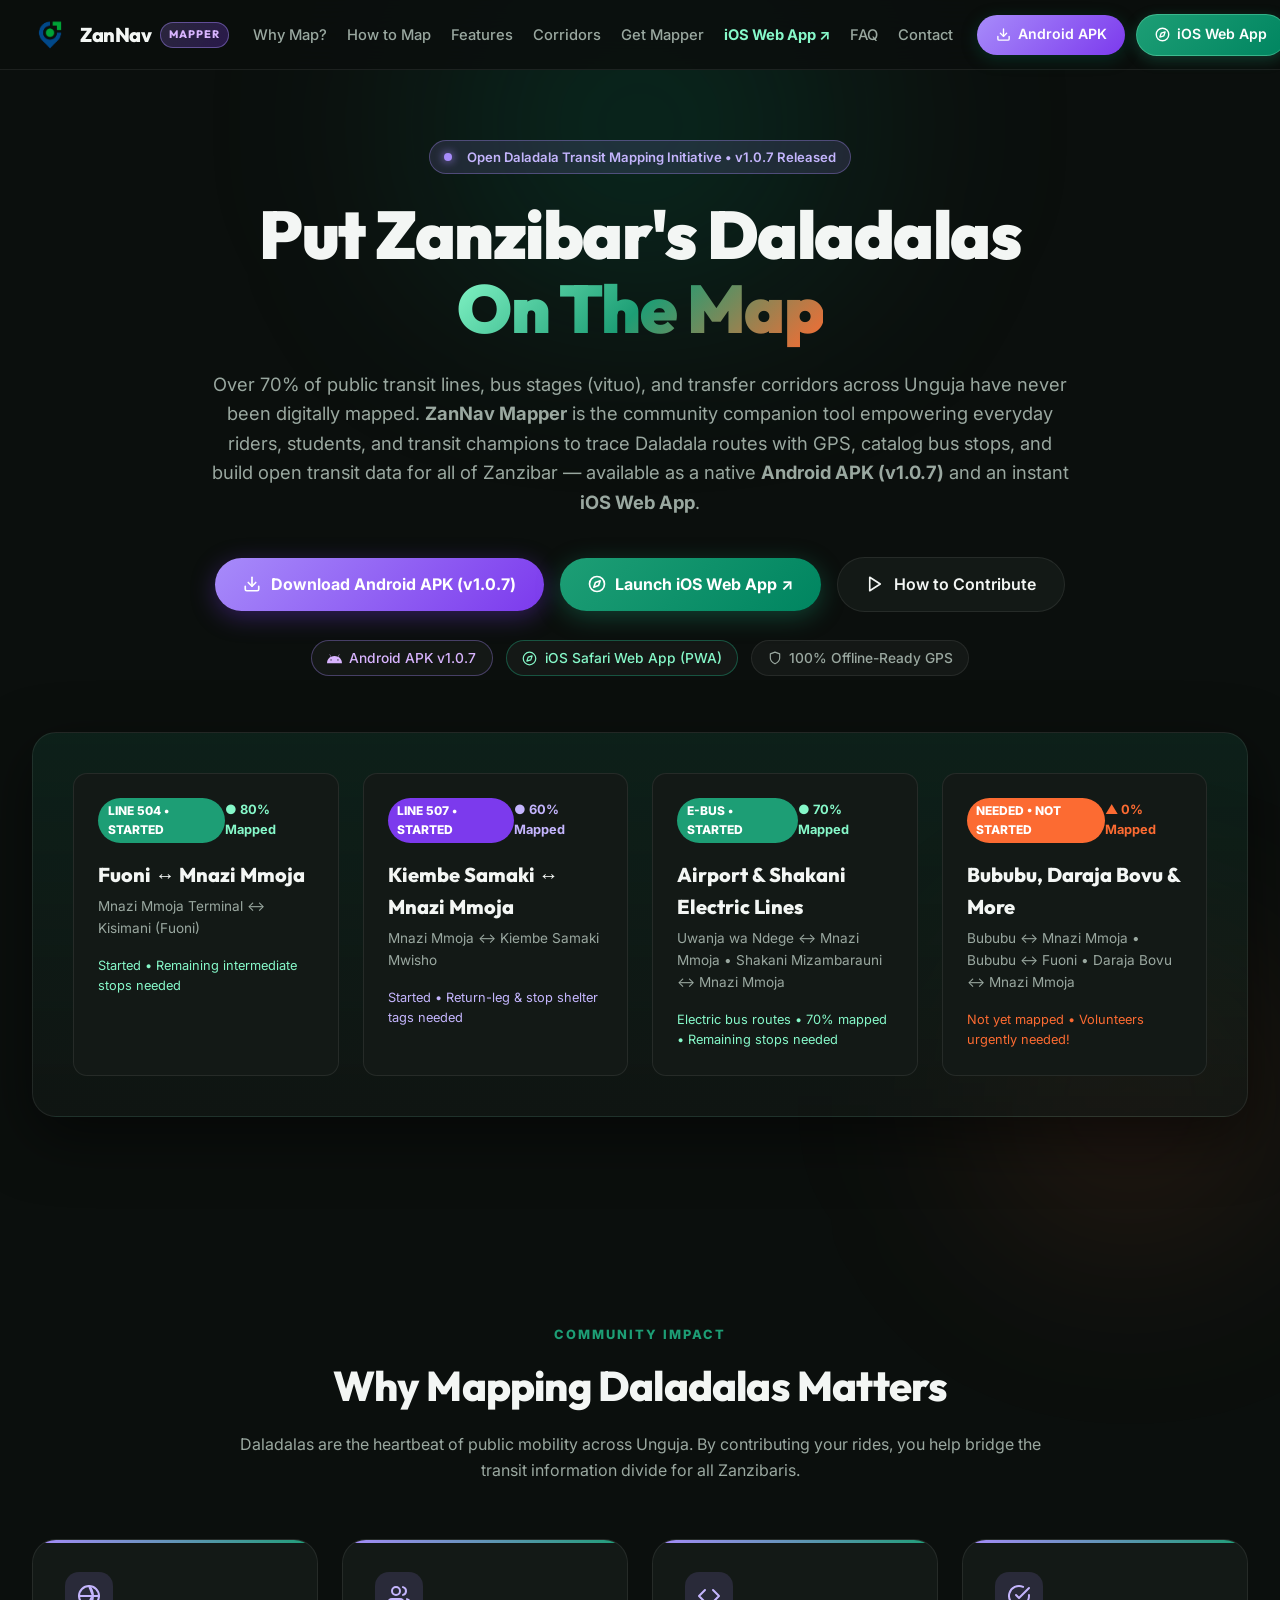
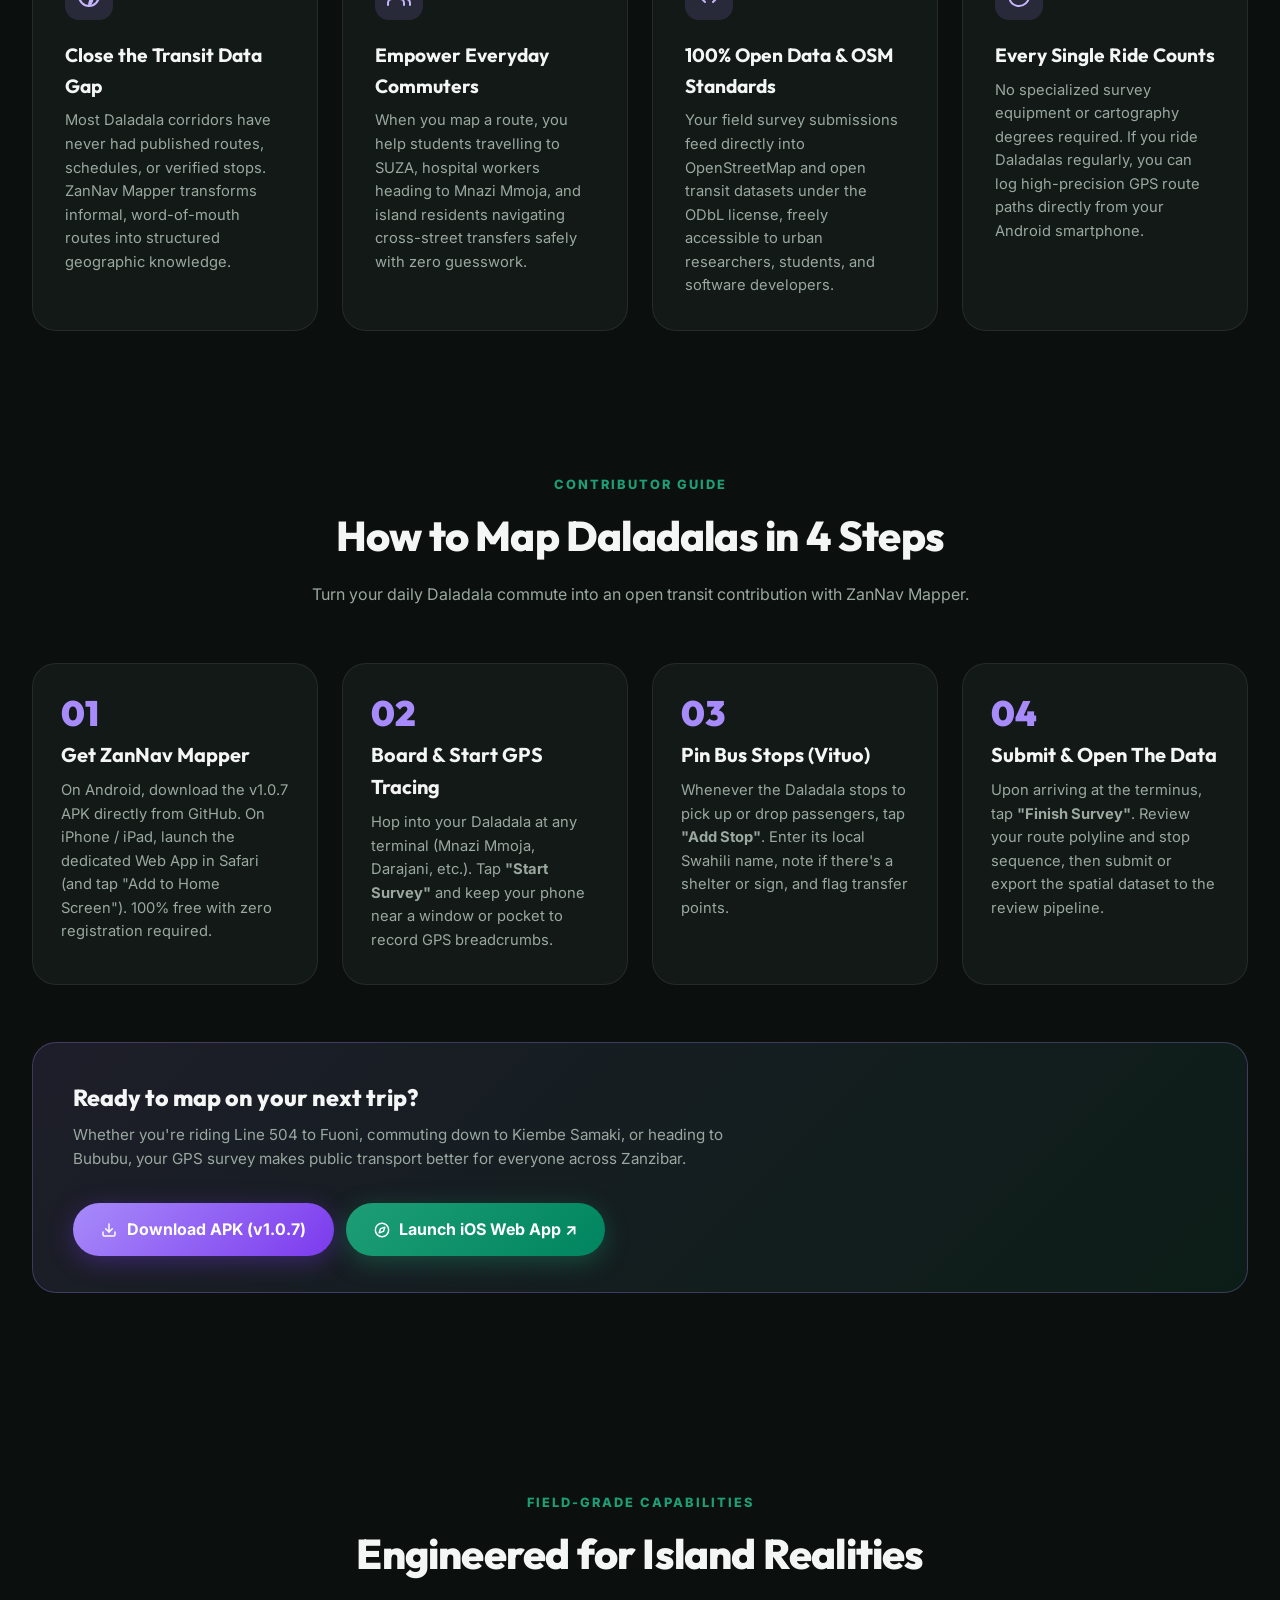
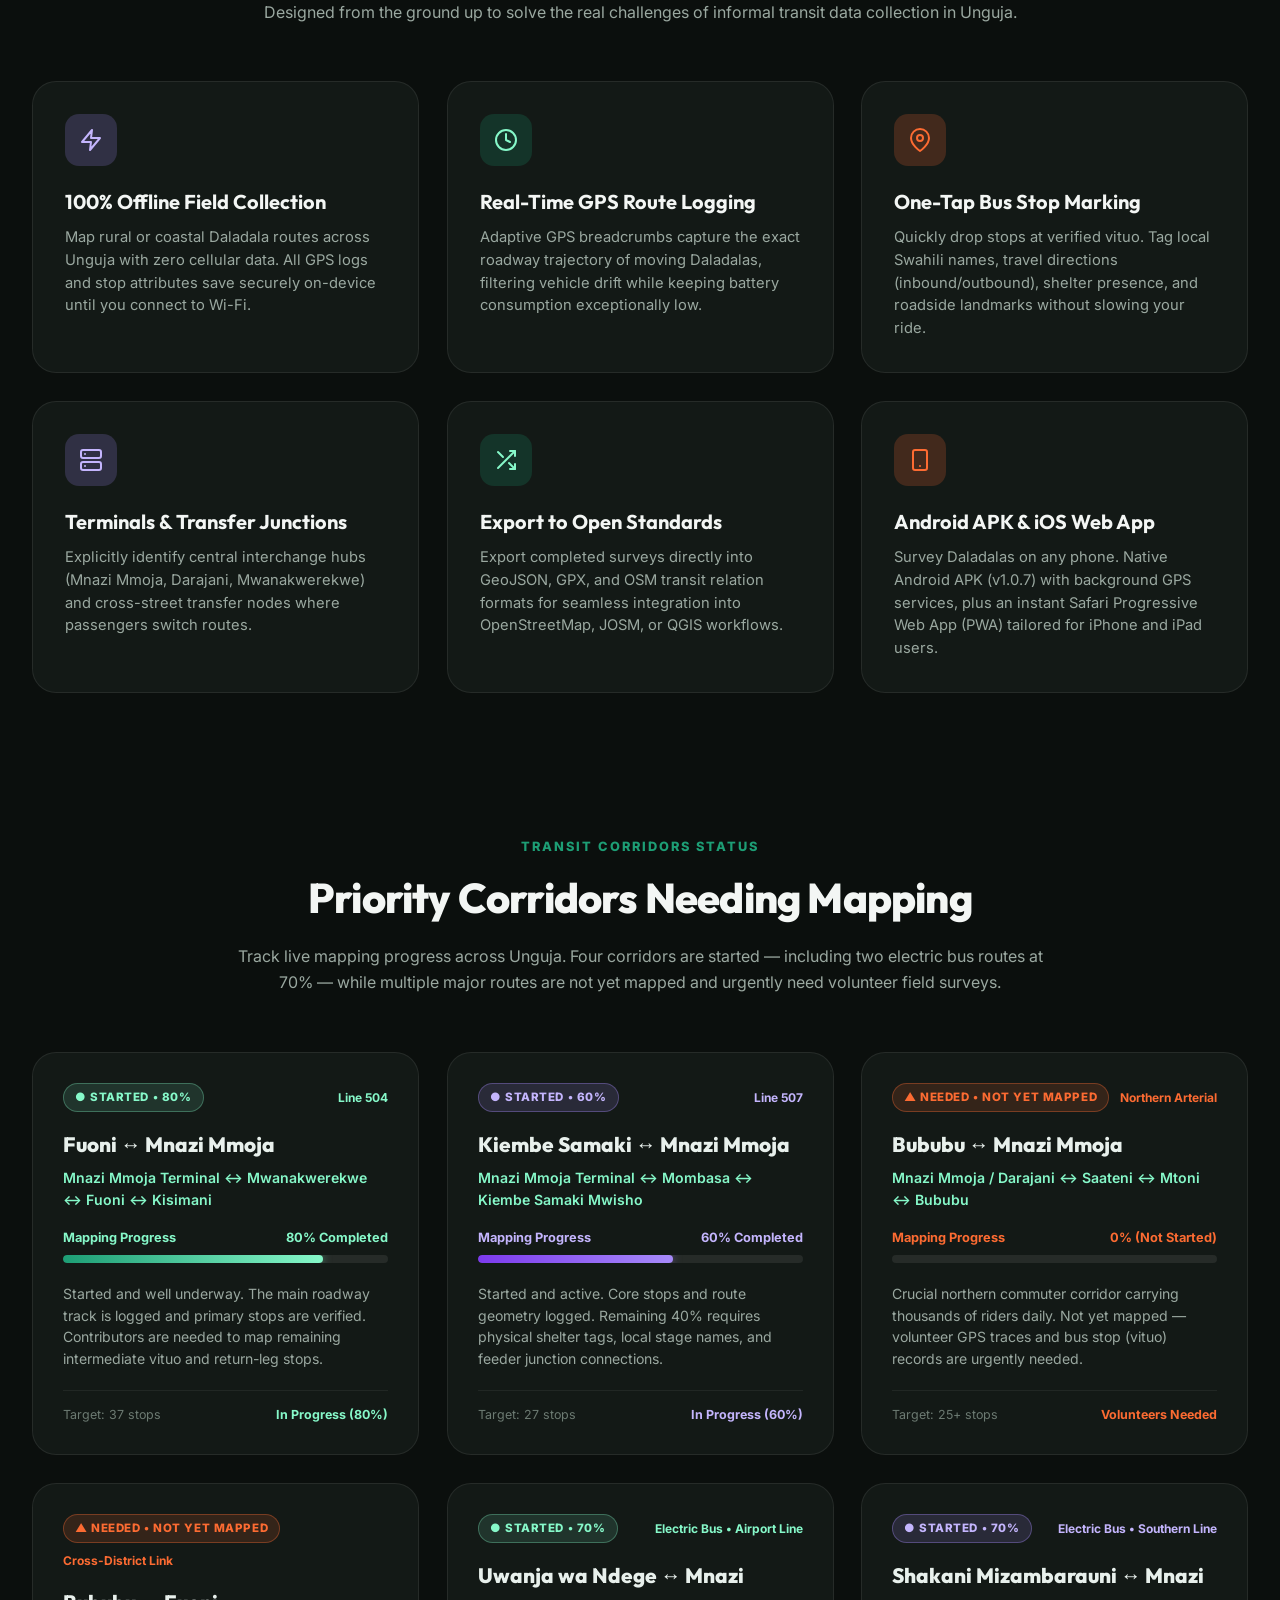
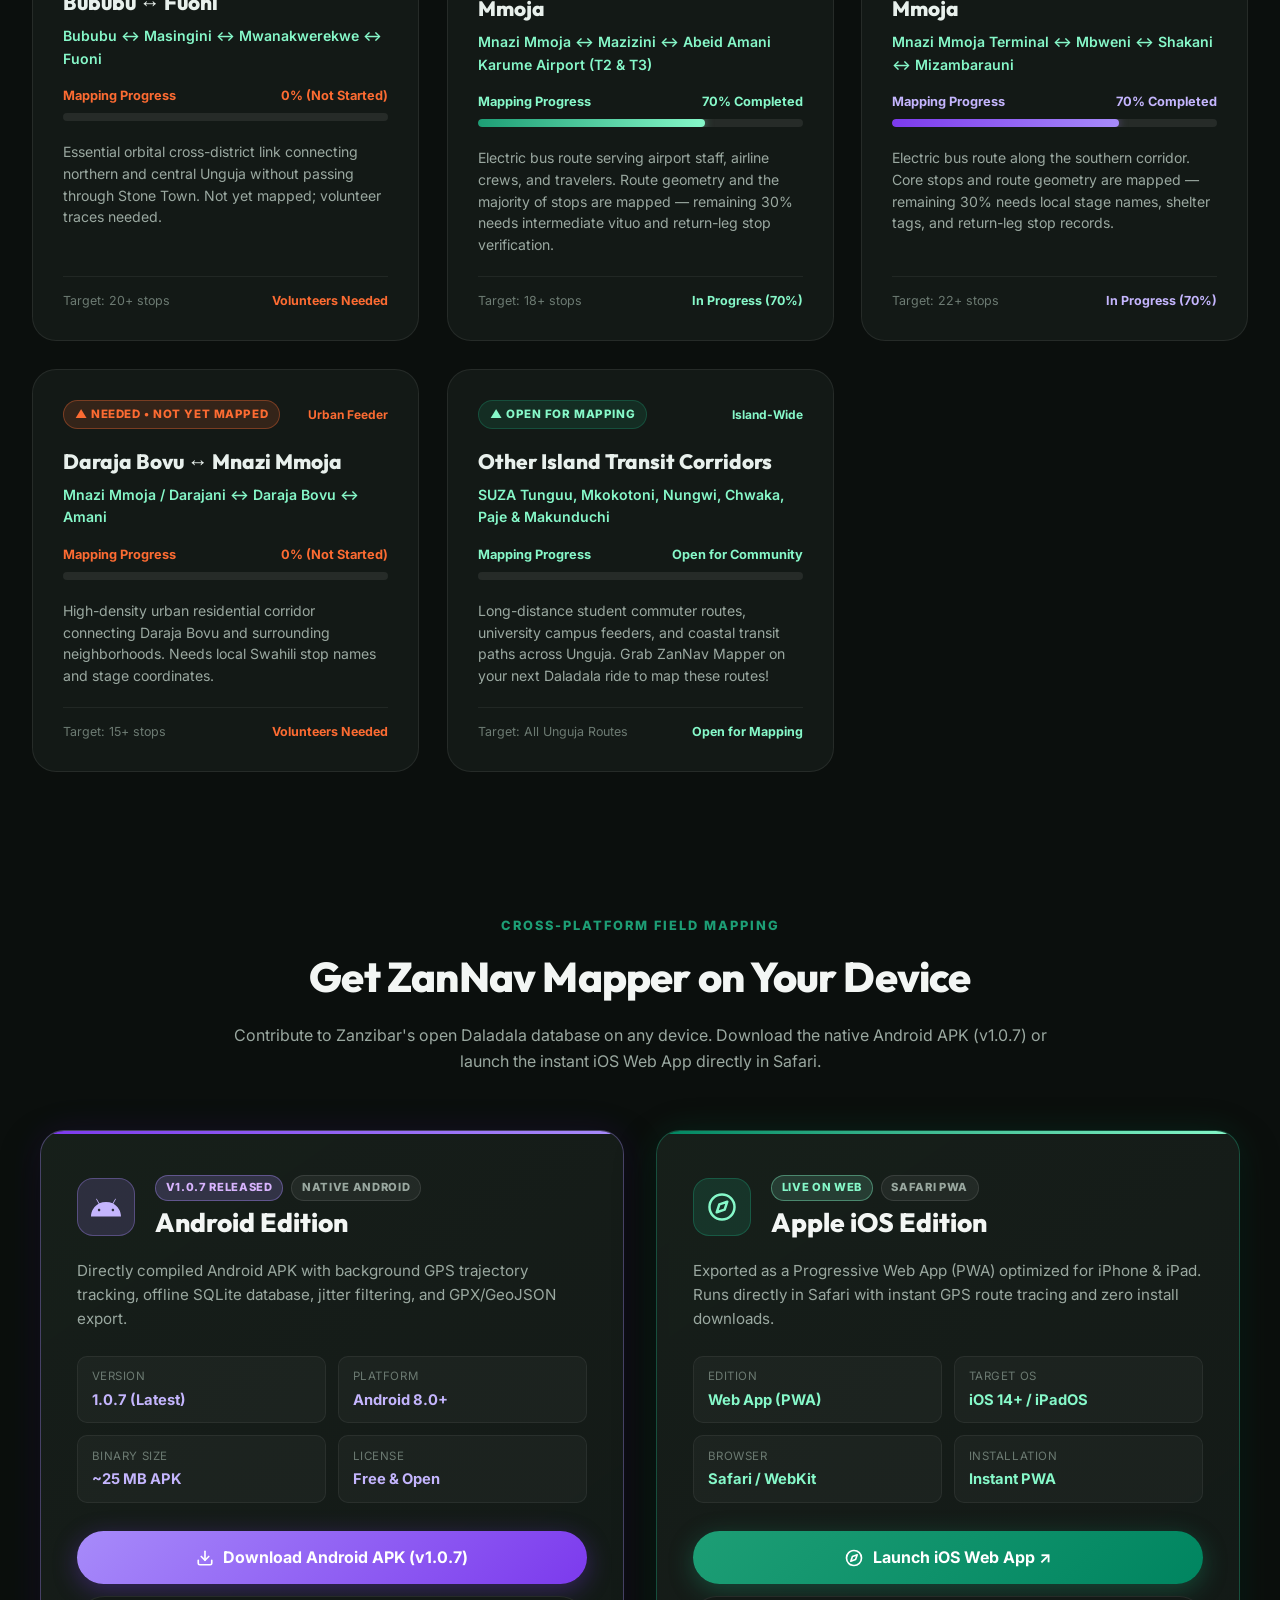
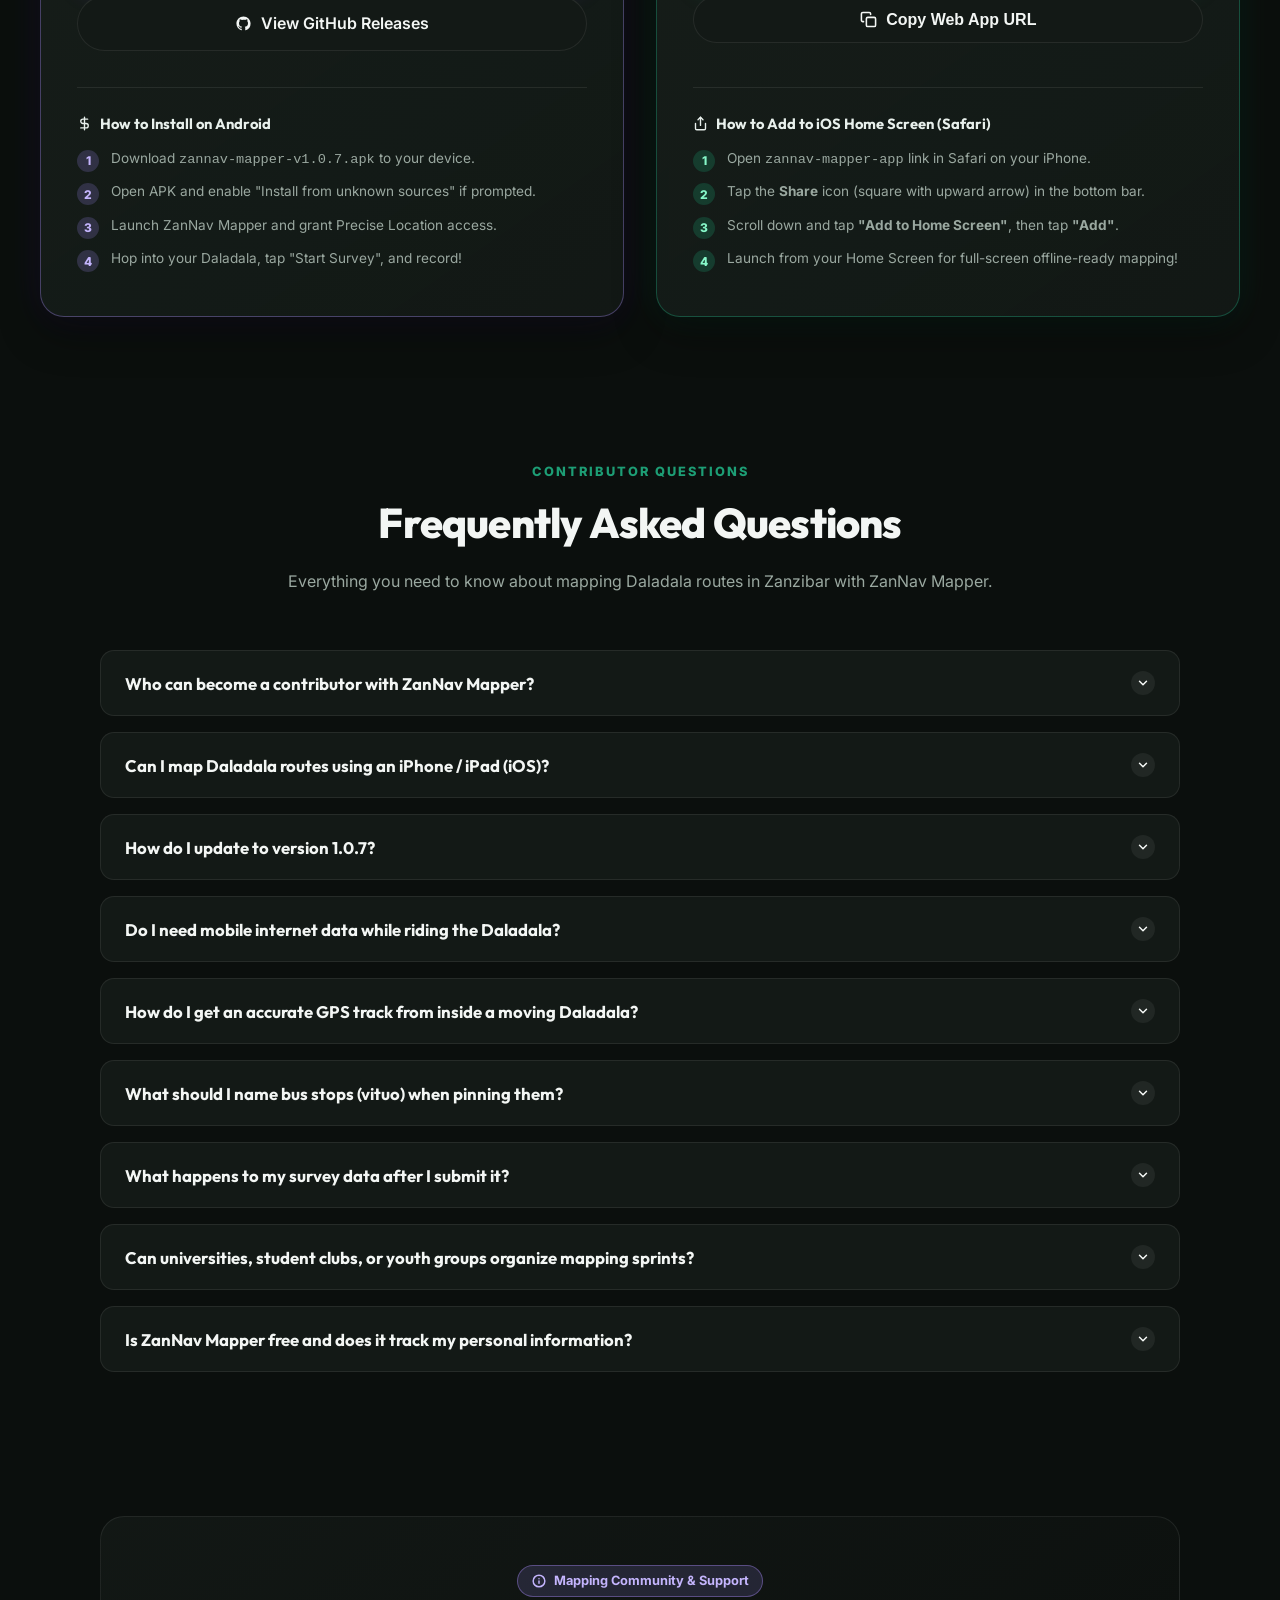
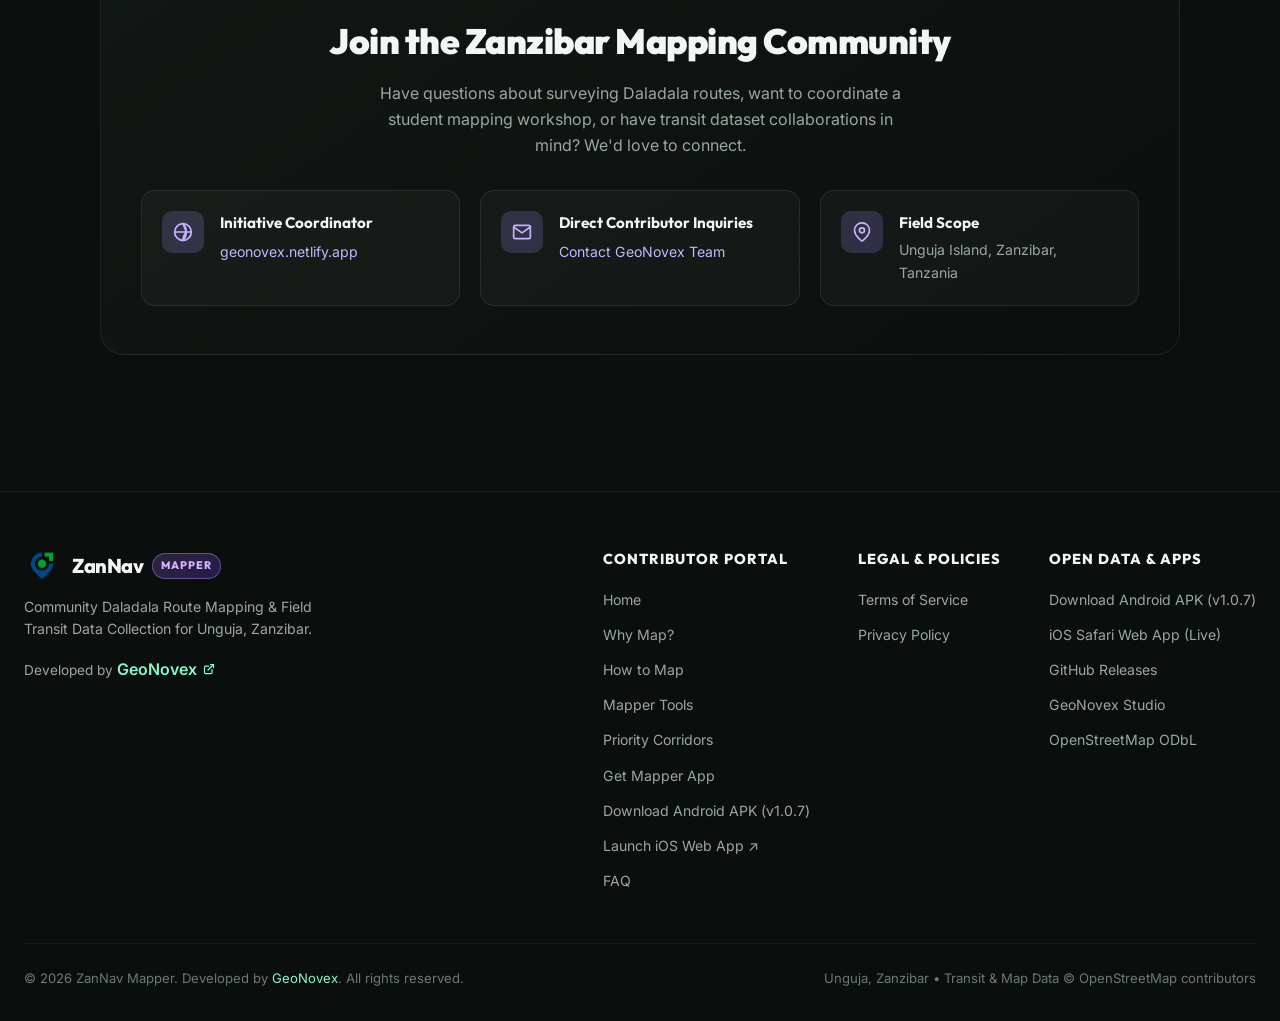
<file: index.html>
<!DOCTYPE html>
<html lang="en">

<head>
  <meta charset="UTF-8">
  <meta name="viewport" content="width=device-width, initial-scale=1.0">
  <title>ZanNav Mapper</title>

  <!-- Search Engine & AI Agent Metadata -->
  <meta name="description"
    content="Join the community mission to map every Daladala route, bus stop, and transfer hub across Unguja, Zanzibar. Download ZanNav Mapper APK (v1.0.7) for Android or launch the iOS Web App to record GPS tracks, pin verified bus stages (vituo), and build Zanzibar's first open transit database. Developed by GeoNovex.">
  <meta name="keywords"
    content="ZanNav Mapper, Daladala mapping Zanzibar, Zanzibar transit data, contribute Daladala routes, map bus stops Unguja, OpenStreetMap Zanzibar, transit field data collection, GeoNovex, Stone Town daladala, Fuoni daladala, Kiembe Samaki transit map, public transport mapping Tanzania, iOS transit mapping">
  <meta name="author" content="GeoNovex (https://geonovex.netlify.app/)">
  <meta name="robots" content="index, follow, max-image-preview:large, max-snippet:-1, max-video-preview:-1">
  <link rel="canonical" href="https://yudharssiif.github.io/zannav-app/">

  <!-- Open Graph / Facebook / WhatsApp / LinkedIn -->
  <meta property="og:type" content="website">
  <meta property="og:site_name" content="ZanNav Mapper">
  <meta property="og:title" content="ZanNav Mapper — Help Map Zanzibar's Daladala Transit Network">
  <meta property="og:description"
    content="Field transit data collection for Unguja, Zanzibar. Trace Daladala routes with GPS, drop bus stop pins (vituo), and build open transit data for Zanzibar. Download Android APK v1.0.7 or launch the iOS Web App.">
  <meta property="og:url" content="https://yudharssiif.github.io/zannav-app/">
  <meta property="og:locale" content="en_US">
  <meta property="og:image" content="logo.png">

  <!-- Twitter Card -->
  <meta name="twitter:card" content="summary_large_image">
  <meta name="twitter:title" content="ZanNav Mapper — Map Daladala Routes in Zanzibar">
  <meta name="twitter:description"
    content="Join the open transit data movement in Zanzibar. Download ZanNav Mapper APK v1.0.7 for Android or access the iOS Web App across Unguja.">
  <meta name="twitter:image" content="logo.png">

  <!-- Favicon & PWA -->
  <link rel="icon" type="image/png" href="favicon-96x96.png" sizes="96x96">
  <link rel="icon" type="image/svg+xml" href="favicon.svg">
  <link rel="shortcut icon" href="favicon.ico">
  <link rel="apple-touch-icon" sizes="180x180" href="apple-touch-icon.png">
  <meta name="apple-mobile-web-app-title" content="Zannav Mappers">
  <link rel="manifest" href="site.webmanifest">
  <link rel="stylesheet" href="style.css">

  <!-- Schema.org JSON-LD Structured Data -->
  <script type="application/ld+json">
  {
    "@context": "https://schema.org",
    "@graph": [
      {
        "@type": "SoftwareApplication",
        "@id": "https://yudharssiif.github.io/zannav-app/#mapper-application",
        "name": "ZanNav Mapper",
        "alternateName": "ZanNav Mapper — Zanzibar Transit Data Collection Tool",
        "operatingSystem": "Android 8.0+, iOS 14+ (Safari Web App)",
        "applicationCategory": "TravelAndLocalApplication",
        "applicationSubCategory": "Transit Mapping & Spatial Field Data Collection",
        "description": "Field data collection companion app for ZanNav. Enables transit contributors, students, and commuters to map new Daladala bus stops, record route paths via GPS, and submit accurate spatial data to build Zanzibar's open transit database. Available for Android (APK) and iOS (Web App).",
        "offers": {
          "@type": "Offer",
          "price": "0",
          "priceCurrency": "TZS"
        },
        "downloadUrl": "https://github.com/Yudharssiif/zannav-app/releases/latest/download/zannav-mapper-v1.0.7.apk",
        "installUrl": "https://yudharssiif.github.io/zannav-mapper-app/",
        "softwareVersion": "1.0.7",
        "areaServed": {
          "@type": "AdministrativeArea",
          "name": "Unguja, Zanzibar, Tanzania"
        },
        "author": {
          "@type": "Organization",
          "name": "GeoNovex",
          "url": "https://geonovex.netlify.app/"
        },
        "featureList": [
          "Native Android APK v1.0.7 & iOS Safari Progressive Web App (PWA)",
          "Real-time GPS Daladala route path tracing",
          "One-tap bus stop (kituo) and transfer stage pinning",
          "100% Offline field survey caching without cellular data",
          "Terminal, station, and cross-street transfer tagging",
          "OpenStreetMap (OSM) and GTFS open data format compatibility",
          "Privacy-first with zero tracking and no user accounts"
        ]
      },
      {
        "@type": "WebSite",
        "@id": "https://yudharssiif.github.io/zannav-app/#website",
        "url": "https://yudharssiif.github.io/zannav-app/",
        "name": "ZanNav Mapper — Zanzibar Transit Mapping Portal",
        "description": "Official community contributor portal for ZanNav Mapper field data collection across Unguja, Zanzibar.",
        "publisher": {
          "@type": "Organization",
          "name": "GeoNovex",
          "url": "https://geonovex.netlify.app/"
        }
      }
    ]
  }
  </script>

  <style>
    /* ── Content Layout & Generous Width Expansion ── */
    :root {
      --max-w: 1360px;
    }

    .hero {
      max-width: 1360px;
      padding: 4.5rem 2rem 3.5rem;
    }

    .hero-subtitle {
      max-width: 860px;
    }

    .mockup-container {
      max-width: 1280px;
      width: 100%;
    }

    .section {
      max-width: 1360px;
      padding: 4.5rem 2rem;
    }

    .section-header {
      max-width: 820px;
    }

    /* ── ZanNav Mapper Brand & Component Styling ── */
    .brand-title {
      display: flex;
      align-items: center;
      gap: 0.5rem;
      font-size: 1.25rem;
      font-weight: 800;
      letter-spacing: -0.4px;
    }

    .brand-tag {
      font-size: 0.68rem;
      font-weight: 800;
      letter-spacing: 0.08em;
      padding: 0.2rem 0.55rem;
      background: linear-gradient(135deg, rgba(167, 139, 250, 0.2), rgba(124, 58, 237, 0.28));
      border: 1px solid rgba(167, 139, 250, 0.45);
      color: #d8b4fe;
      border-radius: 999px;
      text-transform: uppercase;
    }

    .brand-logo-img {
      width: 36px;
      height: 36px;
      object-fit: contain;
      border-radius: 8px;
      flex-shrink: 0;
      display: block;
    }

    .badge.mapper-badge {
      background: rgba(167, 139, 250, 0.14);
      border-color: rgba(167, 139, 250, 0.35);
      color: #c4b5fd;
    }

    .badge.mapper-badge svg {
      color: #a78bfa;
    }

    .pulse-dot {
      width: 8px;
      height: 8px;
      border-radius: 50%;
      background: #a78bfa;
      display: inline-block;
      margin-right: 0.4rem;
      box-shadow: 0 0 10px #a78bfa;
      animation: pulseGlow 1.8s infinite;
    }

    @keyframes pulseGlow {
      0% {
        transform: scale(0.95);
        box-shadow: 0 0 0 0 rgba(167, 139, 250, 0.7);
      }

      70% {
        transform: scale(1.1);
        box-shadow: 0 0 0 8px rgba(167, 139, 250, 0);
      }

      100% {
        transform: scale(0.95);
        box-shadow: 0 0 0 0 rgba(167, 139, 250, 0);
      }
    }

    .btn-primary.purple {
      background: linear-gradient(135deg, #a78bfa, #7c3aed);
      color: #ffffff;
      box-shadow: 0 6px 24px rgba(124, 58, 237, 0.35);
    }

    .btn-primary.purple:hover {
      box-shadow: 0 8px 30px rgba(124, 58, 237, 0.55);
      transform: translateY(-2px);
    }

    /* ── Nav Links Styling ── */
    .nav-link {
      white-space: nowrap !important;
    }

    /* ── Impact Grid ── */
    .impact-grid {
      display: grid;
      grid-template-columns: repeat(auto-fit, minmax(280px, 1fr));
      gap: 1.5rem;
      margin-top: 2rem;
    }

    .impact-card {
      background: var(--bg-card);
      border: 1px solid var(--border);
      border-radius: var(--radius-lg);
      padding: 2rem;
      transition: all 0.3s ease;
      position: relative;
      overflow: hidden;
    }

    .impact-card:hover {
      transform: translateY(-4px);
      border-color: rgba(167, 139, 250, 0.45);
      box-shadow: 0 16px 40px rgba(0, 0, 0, 0.35);
    }

    .impact-card::before {
      content: '';
      position: absolute;
      top: 0;
      left: 0;
      right: 0;
      height: 3px;
      background: linear-gradient(90deg, #a78bfa, #1d9e75);
    }

    .impact-icon {
      width: 48px;
      height: 48px;
      border-radius: var(--radius-md);
      background: rgba(167, 139, 250, 0.15);
      color: #c4b5fd;
      display: flex;
      align-items: center;
      justify-content: center;
      margin-bottom: 1.25rem;
    }

    .impact-title {
      font-family: var(--font-heading);
      font-size: 1.2rem;
      font-weight: 700;
      margin-bottom: 0.5rem;
      color: #f3f6f4;
    }

    .impact-desc {
      font-size: 0.92rem;
      color: var(--text-muted);
      line-height: 1.6;
    }

    /* ── Priority Corridors Grid & Progress Bars ── */
    .corridors-grid {
      display: grid;
      grid-template-columns: repeat(auto-fit, minmax(360px, 1fr));
      gap: 1.75rem;
      margin-top: 2.5rem;
    }

    .corridor-card {
      background: var(--bg-card);
      border: 1px solid var(--border);
      border-radius: var(--radius-lg);
      padding: 1.85rem;
      transition: all 0.3s ease;
      display: flex;
      flex-direction: column;
      justify-content: space-between;
    }

    .corridor-card:hover {
      transform: translateY(-3px);
      border-color: rgba(167, 139, 250, 0.4);
      box-shadow: 0 14px 34px rgba(0, 0, 0, 0.35);
    }

    .corridor-header {
      display: flex;
      align-items: center;
      justify-content: space-between;
      margin-bottom: 1rem;
      gap: 0.5rem;
      flex-wrap: wrap;
    }

    .corridor-badge {
      display: inline-flex;
      align-items: center;
      gap: 0.4rem;
      font-size: 0.72rem;
      font-weight: 800;
      letter-spacing: 0.05em;
      text-transform: uppercase;
      padding: 0.28rem 0.7rem;
      border-radius: 999px;
    }

    .corridor-badge.started-green {
      background: rgba(134, 248, 201, 0.12);
      color: #86f8c9;
      border: 1px solid rgba(134, 248, 201, 0.3);
    }

    .corridor-badge.started-purple {
      background: rgba(167, 139, 250, 0.15);
      color: #c4b5fd;
      border: 1px solid rgba(167, 139, 250, 0.35);
    }

    .corridor-badge.needed {
      background: rgba(252, 107, 50, 0.14);
      color: #fc6b32;
      border: 1px solid rgba(252, 107, 50, 0.35);
    }

    .corridor-badge.open {
      background: rgba(29, 158, 117, 0.15);
      color: #86f8c9;
      border: 1px solid rgba(29, 158, 117, 0.3);
    }

    .corridor-name {
      font-family: var(--font-heading);
      font-size: 1.3rem;
      font-weight: 800;
      margin-bottom: 0.35rem;
      color: #e8f0ec;
    }

    .corridor-route {
      font-size: 0.88rem;
      color: #86f8c9;
      font-weight: 600;
      margin-bottom: 0.85rem;
    }

    .corridor-detail {
      font-size: 0.88rem;
      color: var(--text-muted);
      line-height: 1.55;
      margin-bottom: 1.25rem;
    }

    /* Progress bar element */
    .corridor-progress-wrap {
      margin: 1rem 0 1.25rem;
    }

    .corridor-progress-meta {
      display: flex;
      justify-content: space-between;
      align-items: center;
      font-size: 0.8rem;
      font-weight: 700;
      margin-bottom: 0.4rem;
    }

    .corridor-progress-meta.green {
      color: #86f8c9;
    }

    .corridor-progress-meta.purple {
      color: #c4b5fd;
    }

    .corridor-progress-meta.orange {
      color: #fc6b32;
    }

    .corridor-progress-meta.gray {
      color: #9aa8a0;
    }

    .progress-bar-track {
      width: 100%;
      height: 8px;
      background: rgba(255, 255, 255, 0.08);
      border-radius: 999px;
      overflow: hidden;
      position: relative;
    }

    .progress-bar-fill {
      height: 100%;
      border-radius: 999px;
      transition: width 0.8s ease-in-out;
    }

    .progress-bar-fill.green {
      background: linear-gradient(90deg, #1d9e75, #86f8c9);
      box-shadow: 0 0 10px rgba(134, 248, 201, 0.5);
    }

    .progress-bar-fill.purple {
      background: linear-gradient(90deg, #7c3aed, #a78bfa);
      box-shadow: 0 0 10px rgba(167, 139, 250, 0.5);
    }

    .progress-bar-fill.empty {
      background: rgba(255, 255, 255, 0.12);
      width: 0% !important;
    }

    .corridor-footer {
      display: flex;
      align-items: center;
      justify-content: space-between;
      font-size: 0.78rem;
      color: var(--text-dim);
      border-top: 1px solid rgba(255, 255, 255, 0.06);
      padding-top: 0.85rem;
    }

    /* ── Contributor Callout Banner ── */
    .contributor-banner {
      background: linear-gradient(135deg, rgba(167, 139, 250, 0.12) 0%, rgba(29, 158, 117, 0.1) 100%);
      border: 1px solid rgba(167, 139, 250, 0.28);
      border-radius: var(--radius-lg);
      padding: 2.25rem 2.5rem;
      margin: 3.5rem 0;
      display: flex;
      align-items: center;
      justify-content: space-between;
      gap: 2rem;
      flex-wrap: wrap;
    }

    .contributor-banner-text h3 {
      font-family: var(--font-heading);
      font-size: 1.45rem;
      font-weight: 800;
      margin-bottom: 0.4rem;
      color: #f3f6f4;
    }

    .contributor-banner-text p {
      color: var(--text-muted);
      font-size: 0.95rem;
      max-width: 680px;
      line-height: 1.6;
    }

    /* ── Download Box & Elements ── */
    .download-box {
      max-width: 1080px;
      width: 100%;
    }

    .faq-list {
      max-width: 1080px;
      width: 100%;
    }

    .contact-container {
      max-width: 1080px;
      width: 100%;
    }

    .download-tip {
      display: flex;
      align-items: flex-start;
      gap: 0.75rem;
      background: rgba(167, 139, 250, 0.08);
      border: 1px solid rgba(167, 139, 250, 0.22);
      border-radius: 0.75rem;
      padding: 0.9rem 1.1rem;
      margin-top: 1.25rem;
      font-size: 0.82rem;
      color: #9aa8a0;
      line-height: 1.55;
      text-align: left;
    }

    .download-tip svg {
      flex-shrink: 0;
      margin-top: 1px;
      color: #a78bfa;
    }

    .download-tip strong {
      color: #c4b5fd;
    }

    /* ── iOS Button & Platform Styles ── */
    .btn-primary.green {
      background: linear-gradient(135deg, #1d9e75, #008560);
      color: #ffffff;
      box-shadow: 0 6px 24px rgba(29, 158, 117, 0.35);
    }

    .btn-primary.green:hover {
      box-shadow: 0 8px 30px rgba(29, 158, 117, 0.55);
      transform: translateY(-2px);
    }

    /* Hero Platform Indicator Pills */
    .hero-platforms-bar {
      display: flex;
      align-items: center;
      justify-content: center;
      gap: 0.85rem;
      flex-wrap: wrap;
      margin-top: -1.75rem;
      margin-bottom: 3.5rem;
      font-size: 0.86rem;
      color: var(--text-muted);
    }

    .hero-platform-pill {
      display: inline-flex;
      align-items: center;
      gap: 0.45rem;
      padding: 0.38rem 0.95rem;
      background: rgba(255, 255, 255, 0.04);
      border: 1px solid var(--border);
      border-radius: 999px;
      transition: all 0.2s ease;
      font-weight: 500;
    }

    .hero-platform-pill:hover {
      border-color: rgba(29, 158, 117, 0.4);
      background: rgba(255, 255, 255, 0.07);
    }

    .hero-platform-pill.android-pill {
      border-color: rgba(167, 139, 250, 0.35);
      color: #d8b4fe;
    }

    .hero-platform-pill.ios-pill {
      border-color: rgba(29, 158, 117, 0.45);
      color: #86f8c9;
    }

    /* ── Dual Platform Cards Grid ── */
    .platforms-grid {
      display: grid;
      grid-template-columns: repeat(auto-fit, minmax(360px, 1fr));
      gap: 2rem;
      margin-top: 2rem;
      max-width: 1200px;
      margin-left: auto;
      margin-right: auto;
    }

    .platform-card {
      background: linear-gradient(145deg, rgba(25, 34, 29, 0.85) 0%, rgba(19, 25, 22, 0.95) 100%);
      border: 1px solid var(--border);
      border-radius: var(--radius-lg);
      padding: 2.75rem 2.25rem;
      position: relative;
      overflow: hidden;
      display: flex;
      flex-direction: column;
      justify-content: space-between;
      transition: all 0.35s cubic-bezier(0.16, 1, 0.3, 1);
    }

    .platform-card.android {
      border-color: rgba(167, 139, 250, 0.35);
      box-shadow: 0 16px 40px rgba(0, 0, 0, 0.4), 0 0 35px rgba(124, 58, 237, 0.12);
    }

    .platform-card.android:hover {
      border-color: rgba(167, 139, 250, 0.65);
      transform: translateY(-4px);
      box-shadow: 0 20px 48px rgba(0, 0, 0, 0.5), 0 0 45px rgba(124, 58, 237, 0.22);
    }

    .platform-card.ios {
      border-color: rgba(29, 158, 117, 0.4);
      box-shadow: 0 16px 40px rgba(0, 0, 0, 0.4), 0 0 35px rgba(29, 158, 117, 0.15);
    }

    .platform-card.ios:hover {
      border-color: rgba(134, 248, 201, 0.65);
      transform: translateY(-4px);
      box-shadow: 0 20px 48px rgba(0, 0, 0, 0.5), 0 0 45px rgba(29, 158, 117, 0.25);
    }

    .platform-card::before {
      content: '';
      position: absolute;
      top: 0;
      left: 0;
      right: 0;
      height: 3px;
    }

    .platform-card.android::before {
      background: linear-gradient(90deg, #7c3aed, #a78bfa);
    }

    .platform-card.ios::before {
      background: linear-gradient(90deg, #008560, #86f8c9);
    }

    .platform-header {
      display: flex;
      align-items: center;
      gap: 1.25rem;
      margin-bottom: 1.25rem;
    }

    .platform-icon-wrap {
      width: 58px;
      height: 58px;
      border-radius: 16px;
      display: flex;
      align-items: center;
      justify-content: center;
      flex-shrink: 0;
    }

    .platform-icon-wrap.android {
      background: rgba(167, 139, 250, 0.16);
      color: #c4b5fd;
      border: 1px solid rgba(167, 139, 250, 0.35);
    }

    .platform-icon-wrap.ios {
      background: rgba(29, 158, 117, 0.18);
      color: #86f8c9;
      border: 1px solid rgba(29, 158, 117, 0.35);
    }

    .platform-badge-group {
      display: flex;
      align-items: center;
      gap: 0.5rem;
      margin-bottom: 0.35rem;
      flex-wrap: wrap;
    }

    .platform-badge {
      font-size: 0.7rem;
      font-weight: 800;
      letter-spacing: 0.06em;
      text-transform: uppercase;
      padding: 0.2rem 0.6rem;
      border-radius: 999px;
    }

    .platform-badge.purple {
      background: rgba(167, 139, 250, 0.2);
      color: #d8b4fe;
      border: 1px solid rgba(167, 139, 250, 0.4);
    }

    .platform-badge.green {
      background: rgba(134, 248, 201, 0.15);
      color: #86f8c9;
      border: 1px solid rgba(134, 248, 201, 0.4);
    }

    .platform-badge.subtle {
      background: rgba(255, 255, 255, 0.06);
      color: #9aa8a0;
      border: 1px solid rgba(255, 255, 255, 0.1);
    }

    .platform-title {
      font-family: var(--font-heading);
      font-size: 1.65rem;
      font-weight: 800;
      color: #f3f6f4;
      line-height: 1.2;
    }

    .platform-desc {
      color: var(--text-muted);
      font-size: 0.95rem;
      line-height: 1.6;
      margin-bottom: 1.5rem;
    }

    .platform-specs-grid {
      display: grid;
      grid-template-columns: repeat(2, 1fr);
      gap: 0.75rem;
      margin-bottom: 1.75rem;
    }

    .platform-spec-chip {
      background: rgba(255, 255, 255, 0.03);
      border: 1px solid rgba(255, 255, 255, 0.06);
      border-radius: 10px;
      padding: 0.65rem 0.85rem;
      display: flex;
      flex-direction: column;
      gap: 0.2rem;
    }

    .platform-spec-chip span {
      font-size: 0.72rem;
      color: var(--text-dim);
      text-transform: uppercase;
      letter-spacing: 0.05em;
    }

    .platform-spec-chip strong {
      font-size: 0.92rem;
      color: #f3f6f4;
    }

    .platform-card.android .platform-spec-chip strong {
      color: #c4b5fd;
    }

    .platform-card.ios .platform-spec-chip strong {
      color: #86f8c9;
    }

    .platform-actions {
      display: flex;
      flex-direction: column;
      gap: 0.75rem;
      margin-bottom: 1.75rem;
    }

    .btn-full {
      width: 100%;
      justify-content: center;
      text-align: center;
      padding: 0.85rem 1.25rem;
    }

    .platform-guide {
      border-top: 1px solid rgba(255, 255, 255, 0.08);
      padding-top: 1.5rem;
      margin-top: 0.5rem;
    }

    .guide-title {
      font-family: var(--font-heading);
      font-size: 0.92rem;
      font-weight: 700;
      color: #e8f0ec;
      margin-bottom: 0.85rem;
      display: flex;
      align-items: center;
      gap: 0.5rem;
    }

    .guide-steps-list {
      display: flex;
      flex-direction: column;
      gap: 0.65rem;
    }

    .guide-step-row {
      display: flex;
      align-items: flex-start;
      gap: 0.75rem;
      font-size: 0.85rem;
      color: var(--text-muted);
      line-height: 1.45;
    }

    .guide-step-idx {
      width: 22px;
      height: 22px;
      border-radius: 50%;
      display: flex;
      align-items: center;
      justify-content: center;
      font-size: 0.75rem;
      font-weight: 800;
      flex-shrink: 0;
      margin-top: 1px;
    }

    .platform-card.android .guide-step-idx {
      background: rgba(167, 139, 250, 0.2);
      color: #c4b5fd;
    }

    .platform-card.ios .guide-step-idx {
      background: rgba(29, 158, 117, 0.25);
      color: #86f8c9;
    }

    .btn-secondary.copied {
      background: rgba(29, 158, 117, 0.2) !important;
      border-color: #86f8c9 !important;
      color: #86f8c9 !important;
    }

    @media (max-width: 768px) {
      .platforms-grid {
        grid-template-columns: 1fr;
      }

      .platform-card {
        padding: 2rem 1.5rem;
      }
    }
  </style>
</head>

<body>
  <!-- Scroll Progress Indicator -->
  <div id="scroll-progress"></div>

  <div class="ambient-glow-1"></div>
  <div class="ambient-glow-2"></div>

  <!-- ── Navigation ── -->
  <header class="navbar" id="navbar">
    <div class="nav-container">
      <a href="index.html" class="logo">
        <img src="logo.png" alt="ZanNav Mapper Logo" class="brand-logo-img" width="36" height="36">
        <div class="brand-title">
          <span>ZanNav</span>
          <span class="brand-tag">Mapper</span>
        </div>
      </a>
      <ul class="nav-links" id="navLinks">
        <li><a href="#mission" class="nav-link">Why Map?</a></li>
        <li><a href="#how-it-works" class="nav-link">How to Map</a></li>
        <li><a href="#features" class="nav-link">Features</a></li>
        <li><a href="#corridors" class="nav-link">Corridors</a></li>
        <li><a href="#download" class="nav-link">Get Mapper</a></li>
        <li><a href="https://yudharssiif.github.io/zannav-mapper-app/" target="_blank" rel="noopener noreferrer"
            class="nav-link" style="color: #86f8c9; font-weight: 700;">iOS Web App ↗</a></li>
        <li><a href="#faq" class="nav-link">FAQ</a></li>
        <li><a href="#contact" class="nav-link">Contact</a></li>
      </ul>
      <div class="nav-actions">
        <!-- Direct GitHub download for Android -->
        <a href="https://github.com/Yudharssiif/zannav-app/releases/latest/download/zannav-mapper-v1.0.7.apk"
          target="_blank" rel="noopener noreferrer" class="nav-cta"
          style="background: linear-gradient(135deg, #a78bfa, #7c3aed);">
          <svg width="15" height="15" viewBox="0 0 24 24" fill="none" stroke="currentColor" stroke-width="2.2"
            stroke-linecap="round" stroke-linejoin="round">
            <path d="M21 15v4a2 2 0 0 1-2 2H5a2 2 0 0 1-2-2v-4"></path>
            <polyline points="7 10 12 15 17 10"></polyline>
            <line x1="12" y1="15" x2="12" y2="3"></line>
          </svg>
          <span class="cta-text-full">Android APK</span>
          <span class="cta-text-short">APK</span>
        </a>
        <!-- iOS Web App button -->
        <a href="https://yudharssiif.github.io/zannav-mapper-app/" target="_blank" rel="noopener noreferrer"
          class="nav-cta"
          style="background: linear-gradient(135deg, #1d9e75, #008560); border: 1px solid rgba(134, 248, 201, 0.35); box-shadow: 0 4px 14px rgba(29, 158, 117, 0.3);">
          <svg width="15" height="15" viewBox="0 0 24 24" fill="none" stroke="currentColor" stroke-width="2.2"
            stroke-linecap="round" stroke-linejoin="round">
            <circle cx="12" cy="12" r="10"></circle>
            <polygon points="16.24 7.76 14.12 14.12 7.76 16.24 9.88 9.88 16.24 7.76"></polygon>
          </svg>
          <span class="cta-text-full">iOS Web App</span>
          <span class="cta-text-short">iOS</span>
        </a>
        <button class="nav-toggle" id="navToggle" aria-label="Toggle navigation menu" aria-expanded="false">
          <span class="hamburger-line"></span>
          <span class="hamburger-line"></span>
          <span class="hamburger-line"></span>
        </button>
      </div>
    </div>
  </header>

  <!-- ── Hero ── -->
  <section class="hero">
    <div class="badge mapper-badge reveal stagger-1">
      <span class="pulse-dot"></span>
      Open Daladala Transit Mapping Initiative • v1.0.7 Released
    </div>
    <h1 class="reveal stagger-2">Put Zanzibar's Daladalas <br><span>On The Map</span></h1>
    <p class="hero-subtitle reveal stagger-3">
      Over 70% of public transit lines, bus stages (vituo), and transfer corridors across Unguja have never been
      digitally
      mapped. <strong>ZanNav Mapper</strong> is the community companion tool empowering everyday
      riders, students, and transit champions to trace Daladala routes with GPS, catalog bus stops, and build open
      transit data for all of Zanzibar — available as a native <strong>Android APK (v1.0.7)</strong> and an instant
      <strong>iOS Web App</strong>.
    </p>
    <div class="hero-buttons reveal stagger-4">
      <!-- Direct GitHub Android APK download -->
      <a href="https://github.com/Yudharssiif/zannav-app/releases/latest/download/zannav-mapper-v1.0.7.apk"
        target="_blank" rel="noopener noreferrer" class="btn-primary purple" id="hero-download-btn">
        <svg width="18" height="18" viewBox="0 0 24 24" fill="none" stroke="currentColor" stroke-width="2.2"
          stroke-linecap="round" stroke-linejoin="round">
          <path d="M21 15v4a2 2 0 0 1-2 2H5a2 2 0 0 1-2-2v-4"></path>
          <polyline points="7 10 12 15 17 10"></polyline>
          <line x1="12" y1="15" x2="12" y2="3"></line>
        </svg>
        Download Android APK (v1.0.7)
      </a>
      <!-- Launch iOS Web App -->
      <a href="https://yudharssiif.github.io/zannav-mapper-app/" target="_blank" rel="noopener noreferrer"
        class="btn-primary green" id="hero-ios-btn">
        <svg width="18" height="18" viewBox="0 0 24 24" fill="none" stroke="currentColor" stroke-width="2.2"
          stroke-linecap="round" stroke-linejoin="round">
          <circle cx="12" cy="12" r="10"></circle>
          <polygon points="16.24 7.76 14.12 14.12 7.76 16.24 9.88 9.88 16.24 7.76"></polygon>
        </svg>
        Launch iOS Web App ↗
      </a>
      <a href="#how-it-works" class="btn-secondary">
        <svg width="18" height="18" viewBox="0 0 24 24" fill="none" stroke="currentColor" stroke-width="2.2"
          stroke-linecap="round" stroke-linejoin="round">
          <polygon points="5 3 19 12 5 21 5 3"></polygon>
        </svg>
        How to Contribute
      </a>
    </div>

    <!-- Platform Indicator Bar -->
    <div class="hero-platforms-bar reveal stagger-5">
      <span class="hero-platform-pill android-pill">
        <svg width="15" height="15" viewBox="0 0 24 24" fill="currentColor">
          <path
            d="M17.523 15.3414c-.5511 0-.9993-.4486-.9993-.9997s.4482-.9993.9993-.9993c.551 0 .9993.4482.9993.9993.0001.5511-.4483.9997-.9993.9997m-11.046 0c-.5511 0-.9993-.4486-.9993-.9997s.4482-.9993.9993-.9993c.5511 0 .9993.4482.9993.9993 0 .5511-.4482.9997-.9993.9997m11.4045-6.02l1.996-3.456c.089-.154.037-.352-.117-.441-.154-.089-.352-.037-.441.117l-2.023 3.504C15.681 8.358 13.899 8 12 8s-3.681.358-5.292 1.045L4.685 5.541c-.089-.154-.287-.206-.441-.117-.154.089-.206.287-.117.441l1.996 3.456C2.697 11.238 0 15.006 0 19.5h24c0-4.494-2.697-8.262-6.118-10.179" />
        </svg>
        Android APK v1.0.7
      </span>
      <span class="hero-platform-pill ios-pill">
        <svg width="15" height="15" viewBox="0 0 24 24" fill="none" stroke="currentColor" stroke-width="2"
          stroke-linecap="round" stroke-linejoin="round">
          <circle cx="12" cy="12" r="10"></circle>
          <polygon points="16.24 7.76 14.12 14.12 7.76 16.24 9.88 9.88 16.24 7.76"></polygon>
        </svg>
        iOS Safari Web App (PWA)
      </span>
      <span class="hero-platform-pill">
        <svg width="14" height="14" viewBox="0 0 24 24" fill="none" stroke="currentColor" stroke-width="2"
          stroke-linecap="round" stroke-linejoin="round">
          <path d="M12 22s8-4 8-10V5l-8-3-8 3v7c0 6 8 10 8 10z"></path>
        </svg>
        100% Offline-Ready GPS
      </span>
    </div>

    <!-- ── Interactive Field Survey Showcase ── -->
    <div class="mockup-container reveal-scale stagger-5">
      <div class="mockup-grid">
        <div class="mockup-card">
          <div class="mockup-header">
            <span class="route-pill" style="background: #1d9e75;">LINE 504 • STARTED</span>
            <span style="font-size: 0.8rem; color: #86f8c9; font-weight: 700;">● 80% Mapped</span>
          </div>
          <div class="route-corridor">Fuoni ↔ Mnazi Mmoja</div>
          <div class="route-detail">Mnazi Mmoja Terminal ↔ Kisimani (Fuoni)</div>
          <div style="margin-top: 1rem; font-size: 0.8rem; color: #86f8c9;">Started • Remaining intermediate stops
            needed</div>
        </div>

        <div class="mockup-card">
          <div class="mockup-header">
            <span class="route-pill" style="background: #7c3aed;">LINE 507 • STARTED</span>
            <span style="font-size: 0.8rem; color: #c4b5fd; font-weight: 700;">● 60% Mapped</span>
          </div>
          <div class="route-corridor">Kiembe Samaki ↔ Mnazi Mmoja</div>
          <div class="route-detail">Mnazi Mmoja ↔ Kiembe Samaki Mwisho</div>
          <div style="margin-top: 1rem; font-size: 0.8rem; color: #c4b5fd;">Started • Return-leg &amp; stop shelter tags
            needed</div>
        </div>

        <div class="mockup-card">
          <div class="mockup-header">
            <span class="route-pill" style="background: #1d9e75;">E-BUS • STARTED</span>
            <span style="font-size: 0.8rem; color: #86f8c9; font-weight: 700;">● 70% Mapped</span>
          </div>
          <div class="route-corridor">Airport &amp; Shakani Electric Lines</div>
          <div class="route-detail">Uwanja wa Ndege ↔ Mnazi Mmoja • Shakani Mizambarauni ↔ Mnazi Mmoja</div>
          <div style="margin-top: 1rem; font-size: 0.8rem; color: #86f8c9;">Electric bus routes • 70% mapped •
            Remaining stops needed</div>
        </div>

        <div class="mockup-card">
          <div class="mockup-header">
            <span class="route-pill" style="background: #fc6b32;">NEEDED • NOT STARTED</span>
            <span style="font-size: 0.8rem; color: #fc6b32; font-weight: 700;">▲ 0% Mapped</span>
          </div>
          <div class="route-corridor">Bububu, Daraja Bovu &amp; More</div>
          <div class="route-detail">Bububu ↔ Mnazi Mmoja • Bububu ↔ Fuoni • Daraja Bovu ↔ Mnazi Mmoja</div>
          <div style="margin-top: 1rem; font-size: 0.8rem; color: #fc6b32;">Not yet mapped • Volunteers urgently needed!
          </div>
        </div>
      </div>
    </div>
  </section>

  <!-- ── Why Map? Mission Section ── -->
  <section class="section" id="mission">
    <div class="section-header reveal">
      <div class="section-tag">Community Impact</div>
      <h2 class="section-title">Why Mapping Daladalas Matters</h2>
      <p class="section-desc">Daladalas are the heartbeat of public mobility across Unguja. By contributing your rides,
        you help bridge the transit information divide for all Zanzibaris.</p>
    </div>

    <div class="impact-grid">
      <div class="impact-card reveal stagger-1">
        <div class="impact-icon">
          <svg width="24" height="24" viewBox="0 0 24 24" fill="none" stroke="currentColor" stroke-width="2"
            stroke-linecap="round" stroke-linejoin="round">
            <circle cx="12" cy="12" r="10"></circle>
            <line x1="2" y1="12" x2="22" y2="12"></line>
            <path d="M12 2a15.3 15.3 0 0 1 4 10 15.3 15.3 0 0 1-4 10 15.3 15.3 0 0 1 4-10z"></path>
          </svg>
        </div>
        <h3 class="impact-title">Close the Transit Data Gap</h3>
        <p class="impact-desc">
          Most Daladala corridors have never had published routes, schedules, or verified stops. ZanNav Mapper
          transforms informal, word-of-mouth routes into structured geographic knowledge.
        </p>
      </div>

      <div class="impact-card reveal stagger-2">
        <div class="impact-icon">
          <svg width="24" height="24" viewBox="0 0 24 24" fill="none" stroke="currentColor" stroke-width="2"
            stroke-linecap="round" stroke-linejoin="round">
            <path d="M17 21v-2a4 4 0 0 0-4-4H5a4 4 0 0 0-4 4v2"></path>
            <circle cx="9" cy="7" r="4"></circle>
            <path d="M23 21v-2a4 4 0 0 0-3-3.87"></path>
            <path d="M16 3.13a4 4 0 0 1 0 7.75"></path>
          </svg>
        </div>
        <h3 class="impact-title">Empower Everyday Commuters</h3>
        <p class="impact-desc">
          When you map a route, you help students travelling to SUZA, hospital workers heading to Mnazi Mmoja, and
          island residents navigating cross-street transfers safely with zero guesswork.
        </p>
      </div>

      <div class="impact-card reveal stagger-3">
        <div class="impact-icon">
          <svg width="24" height="24" viewBox="0 0 24 24" fill="none" stroke="currentColor" stroke-width="2"
            stroke-linecap="round" stroke-linejoin="round">
            <polyline points="16 18 22 12 16 6"></polyline>
            <polyline points="8 6 2 12 8 18"></polyline>
          </svg>
        </div>
        <h3 class="impact-title">100% Open Data &amp; OSM Standards</h3>
        <p class="impact-desc">
          Your field survey submissions feed directly into OpenStreetMap and open transit datasets under the ODbL
          license, freely accessible to urban researchers, students, and software developers.
        </p>
      </div>

      <div class="impact-card reveal stagger-4">
        <div class="impact-icon">
          <svg width="24" height="24" viewBox="0 0 24 24" fill="none" stroke="currentColor" stroke-width="2"
            stroke-linecap="round" stroke-linejoin="round">
            <path d="M22 11.08V12a10 10 0 1 1-5.93-9.14"></path>
            <polyline points="22 4 12 14.01 9 11.01"></polyline>
          </svg>
        </div>
        <h3 class="impact-title">Every Single Ride Counts</h3>
        <p class="impact-desc">
          No specialized survey equipment or cartography degrees required. If you ride Daladalas regularly, you can log
          high-precision GPS route paths directly from your Android smartphone.
        </p>
      </div>
    </div>
  </section>

  <!-- ── How to Contribute / Field Guide ── -->
  <section class="section" id="how-it-works">
    <div class="section-header reveal">
      <div class="section-tag">Contributor Guide</div>
      <h2 class="section-title">How to Map Daladalas in 4 Steps</h2>
      <p class="section-desc">Turn your daily Daladala commute into an open transit contribution with ZanNav Mapper.</p>
    </div>

    <div class="steps-grid">
      <div class="step-card reveal stagger-1">
        <div class="step-num" style="color: #a78bfa;">01</div>
        <h3 class="step-title">Get ZanNav Mapper</h3>
        <p class="step-desc">On Android, download the v1.0.7 APK directly from GitHub. On iPhone / iPad, launch the
          dedicated Web App in Safari (and tap "Add to Home Screen"). 100% free with zero registration required.</p>
      </div>

      <div class="step-card reveal stagger-2">
        <div class="step-num" style="color: #a78bfa;">02</div>
        <h3 class="step-title">Board &amp; Start GPS Tracing</h3>
        <p class="step-desc">Hop into your Daladala at any terminal (Mnazi Mmoja, Darajani, etc.). Tap <strong>"Start
            Survey"</strong> and keep your phone near a window or pocket to record GPS breadcrumbs.</p>
      </div>

      <div class="step-card reveal stagger-3">
        <div class="step-num" style="color: #a78bfa;">03</div>
        <h3 class="step-title">Pin Bus Stops (Vituo)</h3>
        <p class="step-desc">Whenever the Daladala stops to pick up or drop passengers, tap <strong>"Add Stop"</strong>.
          Enter its local Swahili name, note if there's a shelter or sign, and flag transfer points.</p>
      </div>

      <div class="step-card reveal stagger-4">
        <div class="step-num" style="color: #a78bfa;">04</div>
        <h3 class="step-title">Submit &amp; Open The Data</h3>
        <p class="step-desc">Upon arriving at the terminus, tap <strong>"Finish Survey"</strong>. Review your route
          polyline and stop sequence, then submit or export the spatial dataset to the review pipeline.</p>
      </div>
    </div>

    <div class="contributor-banner reveal-scale">
      <div class="contributor-banner-text">
        <h3>Ready to map on your next trip?</h3>
        <p>Whether you're riding Line 504 to Fuoni, commuting down to Kiembe Samaki, or heading to Bububu, your GPS
          survey makes public transport better for everyone across Zanzibar.</p>
      </div>
      <div style="display: flex; gap: 0.75rem; flex-wrap: wrap;">
        <!-- Direct GitHub download -->
        <a href="https://github.com/Yudharssiif/zannav-app/releases/latest/download/zannav-mapper-v1.0.7.apk"
          target="_blank" rel="noopener noreferrer" class="btn-primary purple">
          <svg width="16" height="16" viewBox="0 0 24 24" fill="none" stroke="currentColor" stroke-width="2.2"
            stroke-linecap="round" stroke-linejoin="round">
            <path d="M21 15v4a2 2 0 0 1-2 2H5a2 2 0 0 1-2-2v-4"></path>
            <polyline points="7 10 12 15 17 10"></polyline>
            <line x1="12" y1="15" x2="12" y2="3"></line>
          </svg>
          Download APK (v1.0.7)
        </a>
        <!-- Launch iOS Web App -->
        <a href="https://yudharssiif.github.io/zannav-mapper-app/" target="_blank" rel="noopener noreferrer"
          class="btn-primary green">
          <svg width="16" height="16" viewBox="0 0 24 24" fill="none" stroke="currentColor" stroke-width="2.2"
            stroke-linecap="round" stroke-linejoin="round">
            <circle cx="12" cy="12" r="10"></circle>
            <polygon points="16.24 7.76 14.12 14.12 7.76 16.24 9.88 9.88 16.24 7.76"></polygon>
          </svg>
          Launch iOS Web App ↗
        </a>
      </div>
    </div>
  </section>

  <!-- ── Features Section (Built for Field Mappers) ── -->
  <section class="section" id="features">
    <div class="section-header reveal">
      <div class="section-tag">Field-Grade Capabilities</div>
      <h2 class="section-title">Engineered for Island Realities</h2>
      <p class="section-desc">Designed from the ground up to solve the real challenges of informal transit data
        collection in Unguja.</p>
    </div>

    <div class="features-grid">
      <div class="feature-card reveal stagger-1">
        <div class="feature-icon" style="background: rgba(167, 139, 250, 0.2); color: #c4b5fd;">
          <svg width="24" height="24" viewBox="0 0 24 24" fill="none" stroke="currentColor" stroke-width="2"
            stroke-linecap="round" stroke-linejoin="round">
            <polygon points="13 2 3 14 12 14 11 22 21 10 12 10 13 2"></polygon>
          </svg>
        </div>
        <h3 class="feature-title">100% Offline Field Collection</h3>
        <p class="feature-desc">Map rural or coastal Daladala routes across Unguja with zero cellular data. All GPS logs
          and stop attributes save securely on-device until you connect to Wi-Fi.</p>
      </div>

      <div class="feature-card reveal stagger-2">
        <div class="feature-icon" style="background: rgba(29, 158, 117, 0.2); color: #86f8c9;">
          <svg width="24" height="24" viewBox="0 0 24 24" fill="none" stroke="currentColor" stroke-width="2"
            stroke-linecap="round" stroke-linejoin="round">
            <circle cx="12" cy="12" r="10"></circle>
            <polyline points="12 6 12 12 16 14"></polyline>
          </svg>
        </div>
        <h3 class="feature-title">Real-Time GPS Route Logging</h3>
        <p class="feature-desc">Adaptive GPS breadcrumbs capture the exact roadway trajectory of moving Daladalas,
          filtering vehicle drift while keeping battery consumption exceptionally low.</p>
      </div>

      <div class="feature-card reveal stagger-3">
        <div class="feature-icon" style="background: rgba(252, 107, 50, 0.2); color: #fc6b32;">
          <svg width="24" height="24" viewBox="0 0 24 24" fill="none" stroke="currentColor" stroke-width="2"
            stroke-linecap="round" stroke-linejoin="round">
            <path d="M21 10c0 7-9 13-9 13s-9-6-9-13a9 9 0 0 1 18 0z"></path>
            <circle cx="12" cy="10" r="3"></circle>
          </svg>
        </div>
        <h3 class="feature-title">One-Tap Bus Stop Marking</h3>
        <p class="feature-desc">Quickly drop stops at verified vituo. Tag local Swahili names, travel directions
          (inbound/outbound), shelter presence, and roadside landmarks without slowing your ride.</p>
      </div>

      <div class="feature-card reveal stagger-4">
        <div class="feature-icon" style="background: rgba(167, 139, 250, 0.2); color: #c4b5fd;">
          <svg width="24" height="24" viewBox="0 0 24 24" fill="none" stroke="currentColor" stroke-width="2"
            stroke-linecap="round" stroke-linejoin="round">
            <rect x="2" y="2" width="20" height="8" rx="2" ry="2"></rect>
            <rect x="2" y="14" width="20" height="8" rx="2" ry="2"></rect>
            <line x1="6" y1="6" x2="6.01" y2="6"></line>
            <line x1="6" y1="18" x2="6.01" y2="18"></line>
          </svg>
        </div>
        <h3 class="feature-title">Terminals &amp; Transfer Junctions</h3>
        <p class="feature-desc">Explicitly identify central interchange hubs (Mnazi Mmoja, Darajani, Mwanakwerekwe) and
          cross-street transfer nodes where passengers switch routes.</p>
      </div>

      <div class="feature-card reveal stagger-5">
        <div class="feature-icon" style="background: rgba(29, 158, 117, 0.2); color: #86f8c9;">
          <svg width="24" height="24" viewBox="0 0 24 24" fill="none" stroke="currentColor" stroke-width="2"
            stroke-linecap="round" stroke-linejoin="round">
            <polyline points="16 3 21 3 21 8"></polyline>
            <line x1="4" y1="20" x2="21" y2="3"></line>
            <polyline points="21 16 21 21 16 21"></polyline>
            <line x1="15" y1="15" x2="21" y2="21"></line>
            <line x1="4" y1="4" x2="9" y2="9"></line>
          </svg>
        </div>
        <h3 class="feature-title">Export to Open Standards</h3>
        <p class="feature-desc">Export completed surveys directly into GeoJSON, GPX, and OSM transit relation formats
          for seamless integration into OpenStreetMap, JOSM, or QGIS workflows.</p>
      </div>

      <div class="feature-card reveal stagger-6">
        <div class="feature-icon" style="background: rgba(252, 107, 50, 0.2); color: #fc6b32;">
          <svg width="24" height="24" viewBox="0 0 24 24" fill="none" stroke="currentColor" stroke-width="2"
            stroke-linecap="round" stroke-linejoin="round">
            <rect x="5" y="2" width="14" height="20" rx="2" ry="2"></rect>
            <line x1="12" y1="18" x2="12.01" y2="18"></line>
          </svg>
        </div>
        <h3 class="feature-title">Android APK &amp; iOS Web App</h3>
        <p class="feature-desc">Survey Daladalas on any phone. Native Android APK (v1.0.7) with background GPS services,
          plus an instant Safari Progressive Web App (PWA) tailored for iPhone and iPad users.</p>
      </div>
    </div>
  </section>

  <!-- ── Priority Corridors Needing Mapping ── -->
  <section class="section" id="corridors">
    <div class="section-header reveal">
      <div class="section-tag">Transit Corridors Status</div>
      <h2 class="section-title">Priority Corridors Needing Mapping</h2>
      <p class="section-desc">Track live mapping progress across Unguja. Four corridors are started — including two
        electric bus routes at 70% — while multiple major routes are not yet mapped and urgently need volunteer field
        surveys.</p>
    </div>

    <div class="corridors-grid">
      <!-- 1. Fuoni - Mnazi Mmoja (80% Started) -->
      <div class="corridor-card reveal stagger-1">
        <div>
          <div class="corridor-header">
            <span class="corridor-badge started-green">● Started • 80%</span>
            <span style="font-size: 0.75rem; color: #86f8c9; font-weight: 700;">Line 504</span>
          </div>
          <div class="corridor-name">Fuoni ↔ Mnazi Mmoja</div>
          <div class="corridor-route">Mnazi Mmoja Terminal ↔ Mwanakwerekwe ↔ Fuoni ↔ Kisimani</div>

          <div class="corridor-progress-wrap">
            <div class="corridor-progress-meta green">
              <span>Mapping Progress</span>
              <span>80% Completed</span>
            </div>
            <div class="progress-bar-track">
              <div class="progress-bar-fill green" style="width: 80%;"></div>
            </div>
          </div>

          <p class="corridor-detail">
            Started and well underway. The main roadway track is logged and primary stops are verified. Contributors are
            needed to map remaining intermediate vituo and return-leg stops.
          </p>
        </div>
        <div class="corridor-footer">
          <span>Target: 37 stops</span>
          <span style="color: #86f8c9; font-weight: 700;">In Progress (80%)</span>
        </div>
      </div>

      <!-- 2. Kiembe Samaki - Mnazi Mmoja (60% Started) -->
      <div class="corridor-card reveal stagger-2">
        <div>
          <div class="corridor-header">
            <span class="corridor-badge started-purple">● Started • 60%</span>
            <span style="font-size: 0.75rem; color: #c4b5fd; font-weight: 700;">Line 507</span>
          </div>
          <div class="corridor-name">Kiembe Samaki ↔ Mnazi Mmoja</div>
          <div class="corridor-route">Mnazi Mmoja Terminal ↔ Mombasa ↔ Kiembe Samaki Mwisho</div>

          <div class="corridor-progress-wrap">
            <div class="corridor-progress-meta purple">
              <span>Mapping Progress</span>
              <span>60% Completed</span>
            </div>
            <div class="progress-bar-track">
              <div class="progress-bar-fill purple" style="width: 60%;"></div>
            </div>
          </div>

          <p class="corridor-detail">
            Started and active. Core stops and route geometry logged. Remaining 40% requires physical shelter tags,
            local stage names, and feeder junction connections.
          </p>
        </div>
        <div class="corridor-footer">
          <span>Target: 27 stops</span>
          <span style="color: #c4b5fd; font-weight: 700;">In Progress (60%)</span>
        </div>
      </div>

      <!-- 3. Bububu - Mnazi Mmoja (0% Not Yet Mapped) -->
      <div class="corridor-card reveal stagger-3">
        <div>
          <div class="corridor-header">
            <span class="corridor-badge needed">▲ Needed • Not Yet Mapped</span>
            <span style="font-size: 0.75rem; color: #fc6b32; font-weight: 700;">Northern Arterial</span>
          </div>
          <div class="corridor-name">Bububu ↔ Mnazi Mmoja</div>
          <div class="corridor-route">Mnazi Mmoja / Darajani ↔ Saateni ↔ Mtoni ↔ Bububu</div>

          <div class="corridor-progress-wrap">
            <div class="corridor-progress-meta orange">
              <span>Mapping Progress</span>
              <span>0% (Not Started)</span>
            </div>
            <div class="progress-bar-track">
              <div class="progress-bar-fill empty"></div>
            </div>
          </div>

          <p class="corridor-detail">
            Crucial northern commuter corridor carrying thousands of riders daily. Not yet mapped — volunteer GPS traces
            and bus stop (vituo) records are urgently needed.
          </p>
        </div>
        <div class="corridor-footer">
          <span>Target: 25+ stops</span>
          <span style="color: #fc6b32; font-weight: 700;">Volunteers Needed</span>
        </div>
      </div>

      <!-- 4. Bububu - Fuoni (0% Not Yet Mapped) -->
      <div class="corridor-card reveal stagger-4">
        <div>
          <div class="corridor-header">
            <span class="corridor-badge needed">▲ Needed • Not Yet Mapped</span>
            <span style="font-size: 0.75rem; color: #fc6b32; font-weight: 700;">Cross-District Link</span>
          </div>
          <div class="corridor-name">Bububu ↔ Fuoni</div>
          <div class="corridor-route">Bububu ↔ Masingini ↔ Mwanakwerekwe ↔ Fuoni</div>

          <div class="corridor-progress-wrap">
            <div class="corridor-progress-meta orange">
              <span>Mapping Progress</span>
              <span>0% (Not Started)</span>
            </div>
            <div class="progress-bar-track">
              <div class="progress-bar-fill empty"></div>
            </div>
          </div>

          <p class="corridor-detail">
            Essential orbital cross-district link connecting northern and central Unguja without passing through Stone
            Town. Not yet mapped; volunteer traces needed.
          </p>
        </div>
        <div class="corridor-footer">
          <span>Target: 20+ stops</span>
          <span style="color: #fc6b32; font-weight: 700;">Volunteers Needed</span>
        </div>
      </div>

      <!-- 5. Uwanja wa Ndege - Mnazi Mmoja (Airport) (Electric Bus • 70% Started) -->
      <div class="corridor-card reveal stagger-5">
        <div>
          <div class="corridor-header">
            <span class="corridor-badge started-green">● Started • 70%</span>
            <span style="font-size: 0.75rem; color: #86f8c9; font-weight: 700;">Electric Bus • Airport Line</span>
          </div>
          <div class="corridor-name">Uwanja wa Ndege ↔ Mnazi Mmoja</div>
          <div class="corridor-route">Mnazi Mmoja ↔ Mazizini ↔ Abeid Amani Karume Airport (T2 &amp; T3)</div>

          <div class="corridor-progress-wrap">
            <div class="corridor-progress-meta green">
              <span>Mapping Progress</span>
              <span>70% Completed</span>
            </div>
            <div class="progress-bar-track">
              <div class="progress-bar-fill green" style="width: 70%;"></div>
            </div>
          </div>

          <p class="corridor-detail">
            Electric bus route serving airport staff, airline crews, and travelers. Route geometry and the majority of
            stops are mapped — remaining 30% needs intermediate vituo and return-leg stop verification.
          </p>
        </div>
        <div class="corridor-footer">
          <span>Target: 18+ stops</span>
          <span style="color: #86f8c9; font-weight: 700;">In Progress (70%)</span>
        </div>
      </div>

      <!-- 6. Shakani Mizambarauni - Mnazi Mmoja (Electric Bus • 70% Started) -->
      <div class="corridor-card reveal stagger-6">
        <div>
          <div class="corridor-header">
            <span class="corridor-badge started-purple">● Started • 70%</span>
            <span style="font-size: 0.75rem; color: #c4b5fd; font-weight: 700;">Electric Bus • Southern Line</span>
          </div>
          <div class="corridor-name">Shakani Mizambarauni ↔ Mnazi Mmoja</div>
          <div class="corridor-route">Mnazi Mmoja Terminal ↔ Mbweni ↔ Shakani ↔ Mizambarauni</div>

          <div class="corridor-progress-wrap">
            <div class="corridor-progress-meta purple">
              <span>Mapping Progress</span>
              <span>70% Completed</span>
            </div>
            <div class="progress-bar-track">
              <div class="progress-bar-fill purple" style="width: 70%;"></div>
            </div>
          </div>

          <p class="corridor-detail">
            Electric bus route along the southern corridor. Core stops and route geometry are mapped — remaining 30%
            needs local stage names, shelter tags, and return-leg stop records.
          </p>
        </div>
        <div class="corridor-footer">
          <span>Target: 22+ stops</span>
          <span style="color: #c4b5fd; font-weight: 700;">In Progress (70%)</span>
        </div>
      </div>

      <!-- 7. Daraja Bovu - Mnazi Mmoja (0% Not Yet Mapped) -->
      <div class="corridor-card reveal stagger-7">
        <div>
          <div class="corridor-header">
            <span class="corridor-badge needed">▲ Needed • Not Yet Mapped</span>
            <span style="font-size: 0.75rem; color: #fc6b32; font-weight: 700;">Urban Feeder</span>
          </div>
          <div class="corridor-name">Daraja Bovu ↔ Mnazi Mmoja</div>
          <div class="corridor-route">Mnazi Mmoja / Darajani ↔ Daraja Bovu ↔ Amani</div>

          <div class="corridor-progress-wrap">
            <div class="corridor-progress-meta orange">
              <span>Mapping Progress</span>
              <span>0% (Not Started)</span>
            </div>
            <div class="progress-bar-track">
              <div class="progress-bar-fill empty"></div>
            </div>
          </div>

          <p class="corridor-detail">
            High-density urban residential corridor connecting Daraja Bovu and surrounding neighborhoods. Needs local
            Swahili stop names and stage coordinates.
          </p>
        </div>
        <div class="corridor-footer">
          <span>Target: 15+ stops</span>
          <span style="color: #fc6b32; font-weight: 700;">Volunteers Needed</span>
        </div>
      </div>

      <!-- 8. Other Corridors Awaiting Survey (0% Open) -->
      <div class="corridor-card reveal stagger-8">
        <div>
          <div class="corridor-header">
            <span class="corridor-badge open">▲ Open For Mapping</span>
            <span style="font-size: 0.75rem; color: #86f8c9; font-weight: 700;">Island-Wide</span>
          </div>
          <div class="corridor-name">Other Island Transit Corridors</div>
          <div class="corridor-route">SUZA Tunguu, Mkokotoni, Nungwi, Chwaka, Paje &amp; Makunduchi</div>

          <div class="corridor-progress-wrap">
            <div class="corridor-progress-meta green">
              <span>Mapping Progress</span>
              <span>Open for Community</span>
            </div>
            <div class="progress-bar-track">
              <div class="progress-bar-fill empty"></div>
            </div>
          </div>

          <p class="corridor-detail">
            Long-distance student commuter routes, university campus feeders, and coastal transit paths across Unguja.
            Grab ZanNav Mapper on your next Daladala ride to map these routes!
          </p>
        </div>
        <div class="corridor-footer">
          <span>Target: All Unguja Routes</span>
          <span style="color: #86f8c9; font-weight: 700;">Open for Mapping</span>
        </div>
      </div>
    </div>
  </section>

  <!-- ── Download Section (Cross-Platform Android & iOS) ── -->
  <section class="section" id="download">
    <div class="section-header reveal">
      <div class="section-tag">Cross-Platform Field Mapping</div>
      <h2 class="section-title">Get ZanNav Mapper on Your Device</h2>
      <p class="section-desc">Contribute to Zanzibar's open Daladala database on any device. Download the native Android
        APK (v1.0.7) or launch the instant iOS Web App directly in Safari.</p>
    </div>

    <div class="platforms-grid">
      <!-- ── Android Platform Card ── -->
      <div class="platform-card android reveal-left">
        <div>
          <div class="platform-header">
            <div class="platform-icon-wrap android">
              <svg width="30" height="30" viewBox="0 0 24 24" fill="currentColor">
                <path
                  d="M17.523 15.3414c-.5511 0-.9993-.4486-.9993-.9997s.4482-.9993.9993-.9993c.551 0 .9993.4482.9993.9993.0001.5511-.4483.9997-.9993.9997m-11.046 0c-.5511 0-.9993-.4486-.9993-.9997s.4482-.9993.9993-.9993c.5511 0 .9993.4482.9993.9993 0 .5511-.4482.9997-.9993.9997m11.4045-6.02l1.996-3.456c.089-.154.037-.352-.117-.441-.154-.089-.352-.037-.441.117l-2.023 3.504C15.681 8.358 13.899 8 12 8s-3.681.358-5.292 1.045L4.685 5.541c-.089-.154-.287-.206-.441-.117-.154.089-.206.287-.117.441l1.996 3.456C2.697 11.238 0 15.006 0 19.5h24c0-4.494-2.697-8.262-6.118-10.179" />
              </svg>
            </div>
            <div>
              <div class="platform-badge-group">
                <span class="platform-badge purple">v1.0.7 Released</span>
                <span class="platform-badge subtle">Native Android</span>
              </div>
              <h3 class="platform-title">Android Edition</h3>
            </div>
          </div>

          <p class="platform-desc">
            Directly compiled Android APK with background GPS trajectory tracking, offline SQLite database, jitter
            filtering, and GPX/GeoJSON export.
          </p>

          <div class="platform-specs-grid">
            <div class="platform-spec-chip">
              <span>Version</span>
              <strong>1.0.7 (Latest)</strong>
            </div>
            <div class="platform-spec-chip">
              <span>Platform</span>
              <strong>Android 8.0+</strong>
            </div>
            <div class="platform-spec-chip">
              <span>Binary Size</span>
              <strong>~25 MB APK</strong>
            </div>
            <div class="platform-spec-chip">
              <span>License</span>
              <strong>Free &amp; Open</strong>
            </div>
          </div>

          <div class="platform-actions">
            <!-- Direct GitHub download button -->
            <a href="https://github.com/Yudharssiif/zannav-app/releases/latest/download/zannav-mapper-v1.0.7.apk"
              target="_blank" rel="noopener noreferrer" class="btn-primary purple btn-full"
              id="main-mapper-apk-download">
              <svg width="18" height="18" viewBox="0 0 24 24" fill="none" stroke="currentColor" stroke-width="2.2"
                stroke-linecap="round" stroke-linejoin="round">
                <path d="M21 15v4a2 2 0 0 1-2 2H5a2 2 0 0 1-2-2v-4"></path>
                <polyline points="7 10 12 15 17 10"></polyline>
                <line x1="12" y1="15" x2="12" y2="3"></line>
              </svg>
              Download Android APK (v1.0.7)
            </a>
            <a href="https://github.com/Yudharssiif/zannav-app/releases" target="_blank" rel="noopener noreferrer"
              class="btn-secondary btn-full" id="github-mapper-release-page">
              <svg width="17" height="17" viewBox="0 0 24 24" fill="currentColor">
                <path fill-rule="evenodd" clip-rule="evenodd"
                  d="M12 2C6.477 2 2 6.484 2 12.017c0 4.425 2.865 8.18 6.839 9.504.5.092.682-.217.682-.483 0-.237-.008-.868-.013-1.703-2.782.605-3.369-1.343-3.369-1.343-.454-1.158-1.11-1.466-1.11-1.466-.908-.62.069-.608.069-.608 1.003.07 1.53 1.032 1.53 1.032.892 1.53 2.341 1.088 2.91.832.092-.647.35-1.088.636-1.338-2.22-.253-4.555-1.113-4.555-4.951 0-1.093.39-1.988 1.029-2.688-.103-.253-.446-1.272.098-2.65 0 0 .84-.27 2.75 1.026A9.564 9.564 0 0112 6.844c.85.004 1.705.115 2.504.337 1.909-1.296 2.747-1.027 2.747-1.027.546 1.379.202 2.398.1 2.651.64.7 1.028 1.595 1.028 2.688 0 3.848-2.339 4.695-4.566 4.943.359.309.678.92.678 1.855 0 1.338-.012 2.419-.012 2.747 0 .268.18.58.688.482A10.019 10.019 0 0022 12.017C22 6.484 17.522 2 12 2z" />
              </svg>
              View GitHub Releases
            </a>
          </div>
        </div>

        <div class="platform-guide">
          <div class="guide-title">
            <svg width="15" height="15" viewBox="0 0 24 24" fill="none" stroke="currentColor" stroke-width="2.2"
              stroke-linecap="round" stroke-linejoin="round">
              <path d="M12 2v20M17 5H9.5a3.5 3.5 0 0 0 0 7h5a3.5 3.5 0 0 1 0 7H6" />
            </svg>
            How to Install on Android
          </div>
          <div class="guide-steps-list">
            <div class="guide-step-row">
              <span class="guide-step-idx">1</span>
              <span>Download <code>zannav-mapper-v1.0.7.apk</code> to your device.</span>
            </div>
            <div class="guide-step-row">
              <span class="guide-step-idx">2</span>
              <span>Open APK and enable "Install from unknown sources" if prompted.</span>
            </div>
            <div class="guide-step-row">
              <span class="guide-step-idx">3</span>
              <span>Launch ZanNav Mapper and grant Precise Location access.</span>
            </div>
            <div class="guide-step-row">
              <span class="guide-step-idx">4</span>
              <span>Hop into your Daladala, tap "Start Survey", and record!</span>
            </div>
          </div>
        </div>
      </div>

      <!-- ── iOS Platform Card ── -->
      <div class="platform-card ios reveal-right">
        <div>
          <div class="platform-header">
            <div class="platform-icon-wrap ios">
              <svg width="30" height="30" viewBox="0 0 24 24" fill="none" stroke="currentColor" stroke-width="2"
                stroke-linecap="round" stroke-linejoin="round">
                <circle cx="12" cy="12" r="10"></circle>
                <polygon points="16.24 7.76 14.12 14.12 7.76 16.24 9.88 9.88 16.24 7.76"></polygon>
              </svg>
            </div>
            <div>
              <div class="platform-badge-group">
                <span class="platform-badge green">Live on Web</span>
                <span class="platform-badge subtle">Safari PWA</span>
              </div>
              <h3 class="platform-title">Apple iOS Edition</h3>
            </div>
          </div>

          <p class="platform-desc">
            Exported as a Progressive Web App (PWA) optimized for iPhone &amp; iPad. Runs directly in Safari with
            instant GPS route tracing and zero install downloads.
          </p>

          <div class="platform-specs-grid">
            <div class="platform-spec-chip">
              <span>Edition</span>
              <strong>Web App (PWA)</strong>
            </div>
            <div class="platform-spec-chip">
              <span>Target OS</span>
              <strong>iOS 14+ / iPadOS</strong>
            </div>
            <div class="platform-spec-chip">
              <span>Browser</span>
              <strong>Safari / WebKit</strong>
            </div>
            <div class="platform-spec-chip">
              <span>Installation</span>
              <strong>Instant PWA</strong>
            </div>
          </div>

          <div class="platform-actions">
            <!-- Launch iOS Web App -->
            <a href="https://yudharssiif.github.io/zannav-mapper-app/" target="_blank" rel="noopener noreferrer"
              class="btn-primary green btn-full" id="main-mapper-ios-launch">
              <svg width="18" height="18" viewBox="0 0 24 24" fill="none" stroke="currentColor" stroke-width="2.2"
                stroke-linecap="round" stroke-linejoin="round">
                <circle cx="12" cy="12" r="10"></circle>
                <polygon points="16.24 7.76 14.12 14.12 7.76 16.24 9.88 9.88 16.24 7.76"></polygon>
              </svg>
              Launch iOS Web App ↗
            </a>
            <button type="button" class="btn-secondary btn-full copy-link-btn"
              data-url="https://yudharssiif.github.io/zannav-mapper-app/">
              <svg width="17" height="17" viewBox="0 0 24 24" fill="none" stroke="currentColor" stroke-width="2.2"
                stroke-linecap="round" stroke-linejoin="round">
                <rect x="9" y="9" width="13" height="13" rx="2" ry="2"></rect>
                <path d="M5 15H4a2 2 0 0 1-2-2V4a2 2 0 0 1 2-2h9a2 2 0 0 1 2 2v1"></path>
              </svg>
              <span>Copy Web App URL</span>
            </button>
          </div>
        </div>

        <div class="platform-guide">
          <div class="guide-title">
            <svg width="15" height="15" viewBox="0 0 24 24" fill="none" stroke="currentColor" stroke-width="2.2"
              stroke-linecap="round" stroke-linejoin="round">
              <path d="M4 12v8a2 2 0 0 0 2 2h12a2 2 0 0 0 2-2v-8" />
              <polyline points="16 6 12 2 8 6" />
              <line x1="12" y1="2" x2="12" y2="15" />
            </svg>
            How to Add to iOS Home Screen (Safari)
          </div>
          <div class="guide-steps-list">
            <div class="guide-step-row">
              <span class="guide-step-idx">1</span>
              <span>Open <code>zannav-mapper-app</code> link in Safari on your iPhone.</span>
            </div>
            <div class="guide-step-row">
              <span class="guide-step-idx">2</span>
              <span>Tap the <strong>Share</strong> icon (square with upward arrow) in the bottom bar.</span>
            </div>
            <div class="guide-step-row">
              <span class="guide-step-idx">3</span>
              <span>Scroll down and tap <strong>"Add to Home Screen"</strong>, then tap <strong>"Add"</strong>.</span>
            </div>
            <div class="guide-step-row">
              <span class="guide-step-idx">4</span>
              <span>Launch from your Home Screen for full-screen offline-ready mapping!</span>
            </div>
          </div>
        </div>
      </div>
    </div>
  </section>

  <!-- ── FAQ Section ── -->
  <section class="section" id="faq">
    <div class="section-header reveal">
      <div class="section-tag">Contributor Questions</div>
      <h2 class="section-title">Frequently Asked Questions</h2>
      <p class="section-desc">Everything you need to know about mapping Daladala routes in Zanzibar with ZanNav Mapper.
      </p>
    </div>

    <div class="faq-list">
      <div class="faq-item reveal stagger-1">
        <button class="faq-question">
          <span>Who can become a contributor with ZanNav Mapper?</span>
          <div class="faq-icon">
            <svg width="14" height="14" viewBox="0 0 24 24" fill="none" stroke="currentColor" stroke-width="2.5"
              stroke-linecap="round" stroke-linejoin="round">
              <polyline points="6 9 12 15 18 9"></polyline>
            </svg>
          </div>
        </button>
        <div class="faq-answer">
          Anyone! You do not need any background in mapping, GIS, or software engineering. If you commute on Daladalas
          across Unguja (whether as a student, daily worker, or resident) and have an Android smartphone (via APK
          v1.0.7) or an iPhone (via the iOS Safari Web App), you have everything needed to map public transit routes.
        </div>
      </div>

      <div class="faq-item reveal stagger-2">
        <button class="faq-question">
          <span>Can I map Daladala routes using an iPhone / iPad (iOS)?</span>
          <div class="faq-icon">
            <svg width="14" height="14" viewBox="0 0 24 24" fill="none" stroke="currentColor" stroke-width="2.5"
              stroke-linecap="round" stroke-linejoin="round">
              <polyline points="6 9 12 15 18 9"></polyline>
            </svg>
          </div>
        </button>
        <div class="faq-answer">
          Yes! ZanNav Mapper has been specially exported as an iOS Progressive Web App (PWA) available directly at <a
            href="https://yudharssiif.github.io/zannav-mapper-app/" target="_blank" rel="noopener noreferrer"
            style="color: #86f8c9; text-decoration: underline;">https://yudharssiif.github.io/zannav-mapper-app/</a>.
          Open that link in Safari on your iPhone, tap the Share icon, and select <strong>"Add to Home Screen"</strong>.
          This launches in full-screen standalone mode with real-time GPS tracking and offline capabilities — no App
          Store or TestFlight installation needed!
        </div>
      </div>

      <div class="faq-item reveal stagger-3">
        <button class="faq-question">
          <span>How do I update to version 1.0.7?</span>
          <div class="faq-icon">
            <svg width="14" height="14" viewBox="0 0 24 24" fill="none" stroke="currentColor" stroke-width="2.5"
              stroke-linecap="round" stroke-linejoin="round">
              <polyline points="6 9 12 15 18 9"></polyline>
            </svg>
          </div>
        </button>
        <div class="faq-answer">
          For Android users, download the latest <code>zannav-mapper-v1.0.7.apk</code> from GitHub and install it
          directly over your existing installation. Your local saved surveys and draft routes are fully preserved. For
          iOS users, simply open or refresh the Web App at <a href="https://yudharssiif.github.io/zannav-mapper-app/"
            target="_blank" rel="noopener noreferrer"
            style="color: #86f8c9;">https://yudharssiif.github.io/zannav-mapper-app/</a> in Safari to automatically
          receive the newest update.
        </div>
      </div>

      <div class="faq-item reveal stagger-4">
        <button class="faq-question">
          <span>Do I need mobile internet data while riding the Daladala?</span>
          <div class="faq-icon">
            <svg width="14" height="14" viewBox="0 0 24 24" fill="none" stroke="currentColor" stroke-width="2.5"
              stroke-linecap="round" stroke-linejoin="round">
              <polyline points="6 9 12 15 18 9"></polyline>
            </svg>
          </div>
        </button>
        <div class="faq-answer">
          No. Both the Android native app and the iOS Progressive Web App are built offline-first. You can start a
          survey, log high-resolution GPS tracks, and drop bus stop pins with zero internet connection or cellular
          mobile balance. All data is cached on your device. Once you are home or connected to Wi-Fi, you can review and
          submit your survey with one tap.
        </div>
      </div>

      <div class="faq-item reveal stagger-3">
        <button class="faq-question">
          <span>How do I get an accurate GPS track from inside a moving Daladala?</span>
          <div class="faq-icon">
            <svg width="14" height="14" viewBox="0 0 24 24" fill="none" stroke="currentColor" stroke-width="2.5"
              stroke-linecap="round" stroke-linejoin="round">
              <polyline points="6 9 12 15 18 9"></polyline>
            </svg>
          </div>
        </button>
        <div class="faq-answer">
          For best GPS satellite reception, sit near an open window and hold your phone or place it upright in your
          pocket. Avoid covering the top edge of your phone. ZanNav Mapper incorporates an on-device jitter filter that
          eliminates erratic location jumps and cleans up road geometry automatically.
        </div>
      </div>

      <div class="faq-item reveal stagger-4">
        <button class="faq-question">
          <span>What should I name bus stops (vituo) when pinning them?</span>
          <div class="faq-icon">
            <svg width="14" height="14" viewBox="0 0 24 24" fill="none" stroke="currentColor" stroke-width="2.5"
              stroke-linecap="round" stroke-linejoin="round">
              <polyline points="6 9 12 15 18 9"></polyline>
            </svg>
          </div>
        </button>
        <div class="faq-answer">
          Always use the recognized local Swahili name called out by conductors (makondakta) and passengers—for example,
          <em>"Kisimani Mwisho"</em>, <em>"Makada"</em>, <em>"Mwanakwerekwe Sokoni"</em>, or <em>"Darajani Stand"</em>.
          If there is an official municipal sign, prominent landmark (e.g., msikiti, hospitali, or shule), include it in
          the stop notes!
        </div>
      </div>

      <div class="faq-item reveal stagger-5">
        <button class="faq-question">
          <span>What happens to my survey data after I submit it?</span>
          <div class="faq-icon">
            <svg width="14" height="14" viewBox="0 0 24 24" fill="none" stroke="currentColor" stroke-width="2.5"
              stroke-linecap="round" stroke-linejoin="round">
              <polyline points="6 9 12 15 18 9"></polyline>
            </svg>
          </div>
        </button>
        <div class="faq-answer">
          Submitted surveys go through a community validation review to reconcile stop coordinates, clean corridor
          paths, and verify terminus pairs. The verified data is added to OpenStreetMap (OSM) public transit relations
          and exported as open GTFS feeds. This directly updates the offline transit map used by thousands of island
          commuters.
        </div>
      </div>

      <div class="faq-item reveal stagger-6">
        <button class="faq-question">
          <span>Can universities, student clubs, or youth groups organize mapping sprints?</span>
          <div class="faq-icon">
            <svg width="14" height="14" viewBox="0 0 24 24" fill="none" stroke="currentColor" stroke-width="2.5"
              stroke-linecap="round" stroke-linejoin="round">
              <polyline points="6 9 12 15 18 9"></polyline>
            </svg>
          </div>
        </button>
        <div class="faq-answer">
          Yes, absolutely! We love partnering with local universities (like SUZA), tech hubs, mapping communities, and
          student organizations across Zanzibar. We provide survey guidelines, priority corridor assignments, and
          technical support. Reach out through our contact form below to collaborate on a Daladala mapping sprint!
        </div>
      </div>

      <div class="faq-item reveal stagger-7">
        <button class="faq-question">
          <span>Is ZanNav Mapper free and does it track my personal information?</span>
          <div class="faq-icon">
            <svg width="14" height="14" viewBox="0 0 24 24" fill="none" stroke="currentColor" stroke-width="2.5"
              stroke-linecap="round" stroke-linejoin="round">
              <polyline points="6 9 12 15 18 9"></polyline>
            </svg>
          </div>
        </button>
        <div class="faq-answer">
          ZanNav Mapper is 100% free and open. There are no advertising trackers, analytics SDKs, or account
          registrations required. The app only accesses GPS coordinates during an active survey that you explicitly
          start and stop, and only the transit route and bus stop pins are recorded.
        </div>
      </div>
    </div>
  </section>

  <!-- ── Contact & Community Section ── -->
  <section class="section" id="contact">
    <div class="contact-container reveal-scale">
      <div class="contact-badge"
        style="background: rgba(167, 139, 250, 0.15); border-color: rgba(167, 139, 250, 0.4); color: #c4b5fd;">
        <svg width="14" height="14" viewBox="0 0 24 24" fill="none" stroke="currentColor" stroke-width="2.5"
          stroke-linecap="round" stroke-linejoin="round">
          <circle cx="12" cy="12" r="10"></circle>
          <path d="M12 16v-4"></path>
          <path d="M12 8h.01"></path>
        </svg>
        Mapping Community &amp; Support
      </div>
      <h2 class="contact-title">Join the Zanzibar Mapping Community</h2>
      <p class="contact-desc">
        Have questions about surveying Daladala routes, want to coordinate a student mapping workshop, or have transit
        dataset collaborations in mind? We'd love to connect.
      </p>

      <div class="contact-cards-grid">
        <div class="contact-card-item">
          <div class="contact-icon-box" style="background: rgba(167, 139, 250, 0.2); color: #c4b5fd;">
            <svg width="20" height="20" viewBox="0 0 24 24" fill="none" stroke="currentColor" stroke-width="2"
              stroke-linecap="round" stroke-linejoin="round">
              <circle cx="12" cy="12" r="10"></circle>
              <line x1="2" y1="12" x2="22" y2="12"></line>
              <path d="M12 2a15.3 15.3 0 0 1 4 10 15.3 15.3 0 0 1-4 10 15.3 15.3 0 0 1 4-10z"></path>
            </svg>
          </div>
          <div>
            <div class="contact-item-title">Initiative Coordinator</div>
            <a href="https://geonovex.netlify.app/" target="_blank" rel="noopener noreferrer" class="contact-item-link"
              style="color: #c4b5fd;">
              geonovex.netlify.app
            </a>
          </div>
        </div>

        <div class="contact-card-item">
          <div class="contact-icon-box" style="background: rgba(167, 139, 250, 0.2); color: #c4b5fd;">
            <svg width="20" height="20" viewBox="0 0 24 24" fill="none" stroke="currentColor" stroke-width="2"
              stroke-linecap="round" stroke-linejoin="round">
              <path d="M4 4h16c1.1 0 2 .9 2 2v12c0 1.1-.9 2-2 2H4c-1.1 0-2-.9-2-2V6c0-1.1.9-2 2-2z"></path>
              <polyline points="22,6 12,13 2,6"></polyline>
            </svg>
          </div>
          <div>
            <div class="contact-item-title">Direct Contributor Inquiries</div>
            <a href="https://geonovex.netlify.app" target="_blank" rel="noopener noreferrer" class="contact-item-link"
              style="color: #c4b5fd;">
              Contact GeoNovex Team
            </a>
          </div>
        </div>

        <div class="contact-card-item">
          <div class="contact-icon-box" style="background: rgba(167, 139, 250, 0.2); color: #c4b5fd;">
            <svg width="20" height="20" viewBox="0 0 24 24" fill="none" stroke="currentColor" stroke-width="2"
              stroke-linecap="round" stroke-linejoin="round">
              <path d="M21 10c0 7-9 13-9 13s-9-6-9-13a9 9 0 0 1 18 0z"></path>
              <circle cx="12" cy="10" r="3"></circle>
            </svg>
          </div>
          <div>
            <div class="contact-item-title">Field Scope</div>
            <div style="font-size: 0.88rem; color: #9aa8a0;">Unguja Island, Zanzibar, Tanzania</div>
          </div>
        </div>
      </div>
    </div>
  </section>

  <!-- ── Footer ── -->
  <footer class="footer">
    <div class="footer-container">
      <div class="footer-brand">
        <div class="logo">
          <img src="logo.png" alt="ZanNav Mapper Logo" class="brand-logo-img" width="36" height="36">
          <div class="brand-title">
            <span>ZanNav</span>
            <span class="brand-tag">Mapper</span>
          </div>
        </div>
        <p class="footer-desc">
          Community Daladala Route Mapping &amp; Field Transit Data Collection for Unguja, Zanzibar.
        </p>
        <div style="margin-top: 1rem;">
          <span style="font-size: 0.85rem; color: #9aa8a0;">Developed by </span>
          <a href="https://geonovex.netlify.app/" target="_blank" rel="noopener noreferrer" class="dev-badge">
            GeoNovex
            <svg width="12" height="12" viewBox="0 0 24 24" fill="none" stroke="currentColor" stroke-width="2.5"
              stroke-linecap="round" stroke-linejoin="round">
              <path d="M18 13v6a2 2 0 0 1-2 2H5a2 2 0 0 1-2-2V8a2 2 0 0 1 2-2h6"></path>
              <polyline points="15 3 21 3 21 9"></polyline>
              <line x1="10" y1="14" x2="21" y2="3"></line>
            </svg>
          </a>
        </div>
      </div>

      <div class="footer-links-group">
        <div class="footer-column">
          <h4>Contributor Portal</h4>
          <ul>
            <li><a href="index.html">Home</a></li>
            <li><a href="#mission">Why Map?</a></li>
            <li><a href="#how-it-works">How to Map</a></li>
            <li><a href="#features">Mapper Tools</a></li>
            <li><a href="#corridors">Priority Corridors</a></li>
            <li><a href="#download">Get Mapper App</a></li>
            <li><a href="https://github.com/Yudharssiif/zannav-app/releases/latest/download/zannav-mapper-v1.0.7.apk"
                target="_blank" rel="noopener noreferrer">Download Android APK (v1.0.7)</a></li>
            <li><a href="https://yudharssiif.github.io/zannav-mapper-app/" target="_blank"
                rel="noopener noreferrer">Launch iOS Web App ↗</a></li>
            <li><a href="#faq">FAQ</a></li>
          </ul>
        </div>

        <div class="footer-column">
          <h4>Legal &amp; Policies</h4>
          <ul>
            <li><a href="terms.html">Terms of Service</a></li>
            <li><a href="privacy.html">Privacy Policy</a></li>
          </ul>
        </div>

        <div class="footer-column">
          <h4>Open Data &amp; Apps</h4>
          <ul>
            <li><a href="https://github.com/Yudharssiif/zannav-app/releases/latest/download/zannav-mapper-v1.0.7.apk"
                target="_blank" rel="noopener noreferrer">Download Android APK (v1.0.7)</a></li>
            <li><a href="https://yudharssiif.github.io/zannav-mapper-app/" target="_blank" rel="noopener noreferrer">iOS
                Safari Web App (Live)</a></li>
            <li><a href="https://github.com/Yudharssiif/zannav-app/releases" target="_blank"
                rel="noopener noreferrer">GitHub Releases</a></li>
            <li><a href="https://geonovex.netlify.app/" target="_blank" rel="noopener noreferrer">GeoNovex Studio</a>
            </li>
            <li><a href="https://www.openstreetmap.org/copyright" target="_blank"
                rel="noopener noreferrer">OpenStreetMap ODbL</a></li>
          </ul>
        </div>
      </div>
    </div>

    <div class="footer-bottom">
      <div>© <span class="current-year">2026</span> ZanNav Mapper. Developed by <a href="https://geonovex.netlify.app/"
          target="_blank" rel="noopener noreferrer" style="color: #86f8c9;">GeoNovex</a>. All rights reserved.</div>
      <div>Unguja, Zanzibar • Transit &amp; Map Data © OpenStreetMap contributors</div>
    </div>
  </footer>

  <!-- Floating Back to Top Button -->
  <button id="backToTop" class="back-to-top" aria-label="Back to top">
    <svg width="20" height="20" viewBox="0 0 24 24" fill="none" stroke="currentColor" stroke-width="2.5"
      stroke-linecap="round" stroke-linejoin="round">
      <polyline points="18 15 12 9 6 15"></polyline>
    </svg>
  </button>

  <script>
    // Automatically update current year
    document.querySelectorAll('.current-year').forEach(el => {
      el.textContent = new Date().getFullYear();
    });

    // Mobile navigation drawer toggle
    const navToggle = document.getElementById('navToggle');
    const headerNavbar = document.querySelector('.navbar');

    if (navToggle && headerNavbar) {
      navToggle.addEventListener('click', (e) => {
        e.stopPropagation();
        const isOpen = headerNavbar.classList.toggle('nav-open');
        navToggle.setAttribute('aria-expanded', isOpen ? 'true' : 'false');
      });

      // Close mobile menu when clicking any nav link
      document.querySelectorAll('.nav-link').forEach(link => {
        link.addEventListener('click', () => {
          headerNavbar.classList.remove('nav-open');
          navToggle.setAttribute('aria-expanded', 'false');
        });
      });

      // Close menu when clicking outside
      document.addEventListener('click', (e) => {
        if (!headerNavbar.contains(e.target)) {
          headerNavbar.classList.remove('nav-open');
          navToggle.setAttribute('aria-expanded', 'false');
        }
      });
    }

    // Scroll progress bar & dynamic navbar styling
    const scrollProgress = document.getElementById('scroll-progress');
    const navbar = document.querySelector('.navbar');
    const backToTop = document.getElementById('backToTop');

    window.addEventListener('scroll', () => {
      const scrollTop = window.scrollY || document.documentElement.scrollTop;
      const docHeight = document.documentElement.scrollHeight - window.innerHeight;
      const scrollPercent = docHeight > 0 ? (scrollTop / docHeight) * 100 : 0;

      if (scrollProgress) {
        scrollProgress.style.width = scrollPercent + '%';
      }

      if (navbar) {
        if (scrollTop > 25) {
          navbar.classList.add('scrolled');
        } else {
          navbar.classList.remove('scrolled');
        }
      }

      if (backToTop) {
        if (scrollTop > 300) {
          backToTop.classList.add('active');
        } else {
          backToTop.classList.remove('active');
        }
      }
    }, { passive: true });

    if (backToTop) {
      backToTop.addEventListener('click', () => {
        window.scrollTo({ top: 0, behavior: 'smooth' });
      });
    }

    // Scroll Reveal IntersectionObserver
    const revealObserver = new IntersectionObserver((entries) => {
      entries.forEach(entry => {
        if (entry.isIntersecting) {
          entry.target.classList.add('is-visible');
        }
      });
    }, {
      root: null,
      threshold: 0.1,
      rootMargin: '0px 0px -30px 0px'
    });

    document.querySelectorAll('.reveal, .reveal-left, .reveal-right, .reveal-scale').forEach(el => {
      revealObserver.observe(el);
    });

    // FAQ Accordion Interaction
    document.querySelectorAll('.faq-question').forEach(button => {
      button.addEventListener('click', () => {
        const item = button.parentElement;
        const isActive = item.classList.contains('active');
        document.querySelectorAll('.faq-item').forEach(el => el.classList.remove('active'));
        if (!isActive) {
          item.classList.add('active');
        }
      });
    });

    // Copy Web App URL Button Interaction
    document.querySelectorAll('.copy-link-btn').forEach(btn => {
      btn.addEventListener('click', () => {
        const url = btn.getAttribute('data-url') || 'https://yudharssiif.github.io/zannav-mapper-app/';
        navigator.clipboard.writeText(url).then(() => {
          const originalHTML = btn.innerHTML;
          btn.classList.add('copied');
          btn.innerHTML = `<svg width="16" height="16" viewBox="0 0 24 24" fill="none" stroke="currentColor" stroke-width="2.5" stroke-linecap="round" stroke-linejoin="round"><polyline points="20 6 9 17 4 12"></polyline></svg> <span>Copied Link!</span>`;
          setTimeout(() => {
            btn.classList.remove('copied');
            btn.innerHTML = originalHTML;
          }, 2500);
        }).catch(() => {
          // Fallback if clipboard API is blocked
          prompt('Copy ZanNav Mapper iOS Web App URL:', url);
        });
      });
    });
  </script>
</body>

</html>
</file>
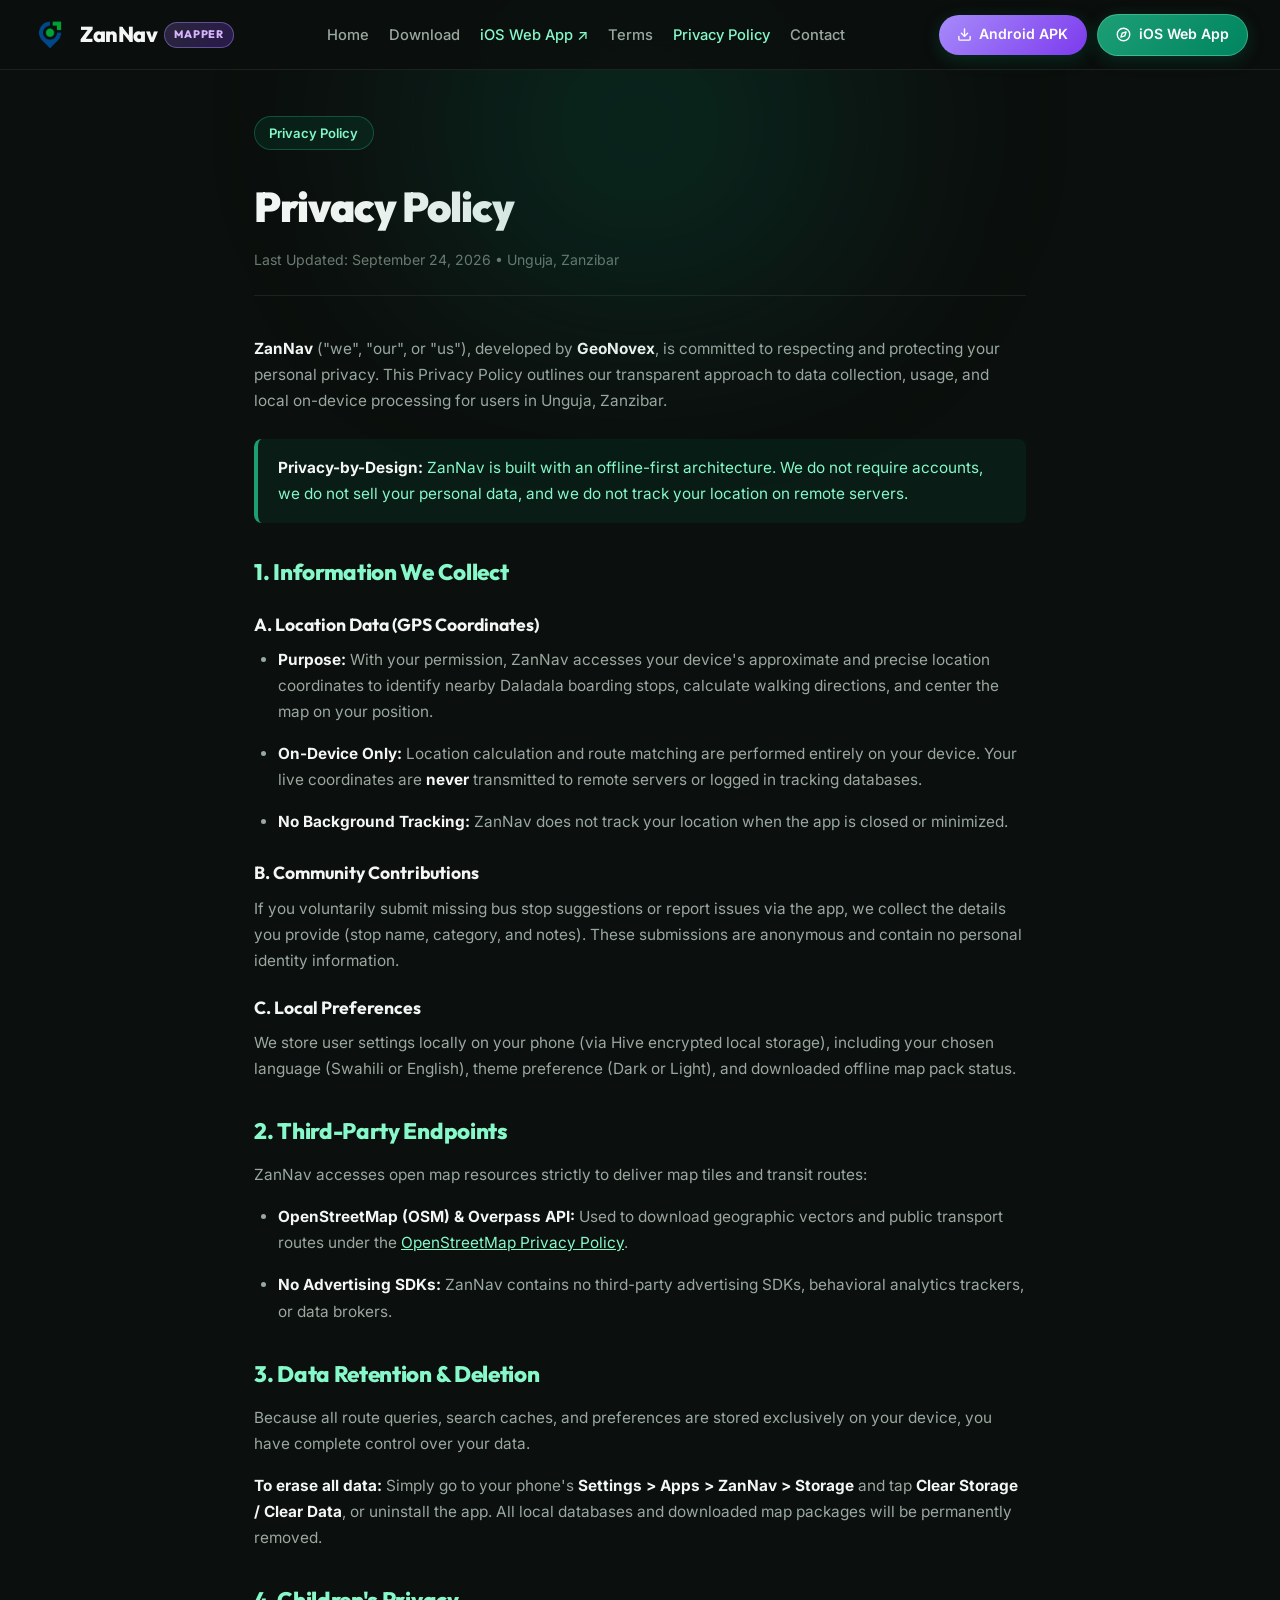
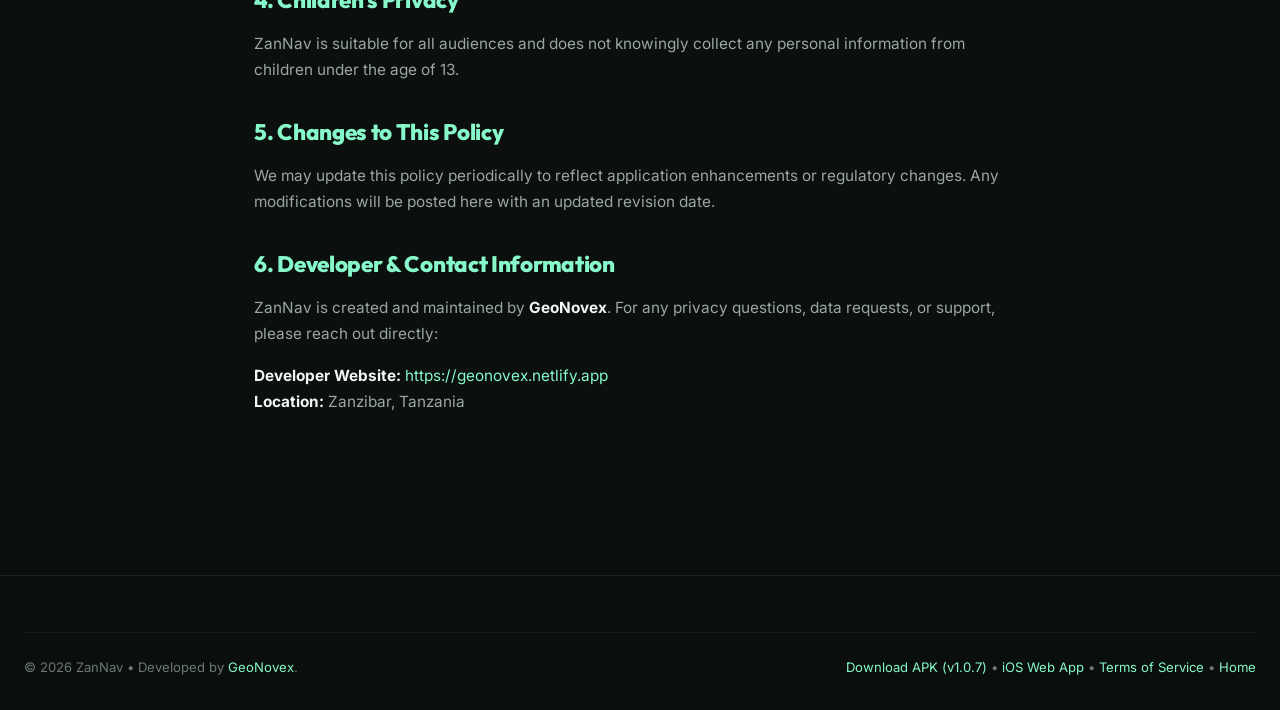
<file: privacy.html>
<!DOCTYPE html>
<html lang="en">

<head>
  <meta charset="UTF-8">
  <meta name="viewport" content="width=device-width, initial-scale=1.0">
  <title>Privacy Policy — ZanNav</title>
  <meta name="description"
    content="Privacy Policy for ZanNav - Public transit navigation application for Unguja, Zanzibar. Developed by GeoNovex.">
  <link rel="canonical" href="https://yudharssiif.github.io/zannav-app/privacy.html">
  <link rel="stylesheet" href="style.css">
  <link rel="icon" type="image/png" href="favicon-96x96.png" sizes="96x96">
  <link rel="icon" type="image/svg+xml" href="favicon.svg">
  <link rel="shortcut icon" href="favicon.ico">
  <link rel="apple-touch-icon" sizes="180x180" href="apple-touch-icon.png">
  <meta name="apple-mobile-web-app-title" content="Zannav Mappers">
  <link rel="manifest" href="site.webmanifest">
</head>

<body>
  <!-- Scroll Progress Indicator -->
  <div id="scroll-progress"></div>

  <div class="ambient-glow-1"></div>

  <!-- ── Navigation ── -->
  <header class="navbar">
    <div class="nav-container">
      <a href="index.html" class="logo">
        <img src="logo.png" alt="ZanNav Mapper Logo" class="brand-logo-img" width="36" height="36">
        <div class="brand-title" style="display: inline-flex; align-items: center; gap: 0.45rem;">
          <span>ZanNav</span>
          <span class="brand-tag" style="font-size: 0.68rem; font-weight: 800; letter-spacing: 0.08em; padding: 0.2rem 0.55rem; background: linear-gradient(135deg, rgba(167, 139, 250, 0.2), rgba(124, 58, 237, 0.28)); border: 1px solid rgba(167, 139, 250, 0.45); color: #d8b4fe; border-radius: 999px; text-transform: uppercase;">Mapper</span>
        </div>
      </a>
      <ul class="nav-links" id="navLinks">
        <li><a href="index.html" class="nav-link">Home</a></li>
        <li><a href="index.html#download" class="nav-link">Download</a></li>
        <li><a href="https://yudharssiif.github.io/zannav-mapper-app/" target="_blank" rel="noopener noreferrer" class="nav-link" style="color: #86f8c9;">iOS Web App ↗</a></li>
        <li><a href="terms.html" class="nav-link">Terms</a></li>
        <li><a href="privacy.html" class="nav-link active">Privacy Policy</a></li>
        <li><a href="index.html#contact" class="nav-link">Contact</a></li>
      </ul>
      <div class="nav-actions">
        <a href="https://github.com/Yudharssiif/zannav-app/releases/latest/download/zannav-mapper-v1.0.7.apk" class="nav-cta" style="background: linear-gradient(135deg, #a78bfa, #7c3aed);">
          <svg width="15" height="15" viewBox="0 0 24 24" fill="none" stroke="currentColor" stroke-width="2.2"
            stroke-linecap="round" stroke-linejoin="round">
            <path d="M21 15v4a2 2 0 0 1-2 2H5a2 2 0 0 1-2-2v-4"></path>
            <polyline points="7 10 12 15 17 10"></polyline>
            <line x1="12" y1="15" x2="12" y2="3"></line>
          </svg>
          <span class="cta-text-full">Android APK</span>
          <span class="cta-text-short">APK</span>
        </a>
        <a href="https://yudharssiif.github.io/zannav-mapper-app/" target="_blank" rel="noopener noreferrer" class="nav-cta" style="background: linear-gradient(135deg, #1d9e75, #008560); border: 1px solid rgba(134, 248, 201, 0.35);">
          <svg width="15" height="15" viewBox="0 0 24 24" fill="none" stroke="currentColor" stroke-width="2.2" stroke-linecap="round" stroke-linejoin="round">
            <circle cx="12" cy="12" r="10"></circle>
            <polygon points="16.24 7.76 14.12 14.12 7.76 16.24 9.88 9.88 16.24 7.76"></polygon>
          </svg>
          <span class="cta-text-full">iOS Web App</span>
          <span class="cta-text-short">iOS</span>
        </a>
        <button class="nav-toggle" id="navToggle" aria-label="Toggle navigation menu" aria-expanded="false">
          <span class="hamburger-line"></span>
          <span class="hamburger-line"></span>
          <span class="hamburger-line"></span>
        </button>
      </div>
    </div>
  </header>

  <!-- ── Legal Content ── -->
  <main class="legal-page">
    <div class="legal-header">
      <div class="badge">Privacy Policy</div>
      <h1>Privacy Policy</h1>
      <p class="legal-meta">Last Updated: September 24, 2026 • Unguja, Zanzibar</p>
    </div>

    <article class="legal-content">
      <p>
        <strong>ZanNav</strong> ("we", "our", or "us"), developed by <strong>GeoNovex</strong>, is committed to
        respecting and protecting your personal privacy. This Privacy Policy outlines our transparent approach to data
        collection, usage, and local on-device processing for users in Unguja, Zanzibar.
      </p>

      <div class="callout-box" style="background: rgba(0, 105, 76, 0.15); border-left-color: #1d9e75;">
        <p style="color: #86f8c9;"><strong>Privacy-by-Design:</strong> ZanNav is built with an offline-first
          architecture. We do not require accounts, we do not sell your personal data, and we do not track your location
          on remote servers.</p>
      </div>

      <h2>1. Information We Collect</h2>

      <h3>A. Location Data (GPS Coordinates)</h3>
      <ul>
        <li><strong>Purpose:</strong> With your permission, ZanNav accesses your device's approximate and precise
          location coordinates to identify nearby Daladala boarding stops, calculate walking directions, and center the
          map on your position.</li>
        <li><strong>On-Device Only:</strong> Location calculation and route matching are performed entirely on your
          device. Your live coordinates are <strong>never</strong> transmitted to remote servers or logged in tracking
          databases.</li>
        <li><strong>No Background Tracking:</strong> ZanNav does not track your location when the app is closed or
          minimized.</li>
      </ul>

      <h3>B. Community Contributions</h3>
      <p>
        If you voluntarily submit missing bus stop suggestions or report issues via the app, we collect the details you
        provide (stop name, category, and notes). These submissions are anonymous and contain no personal identity
        information.
      </p>

      <h3>C. Local Preferences</h3>
      <p>
        We store user settings locally on your phone (via Hive encrypted local storage), including your chosen language
        (Swahili or English), theme preference (Dark or Light), and downloaded offline map pack status.
      </p>

      <h2>2. Third-Party Endpoints</h2>
      <p>
        ZanNav accesses open map resources strictly to deliver map tiles and transit routes:
      </p>
      <ul>
        <li><strong>OpenStreetMap (OSM) & Overpass API:</strong> Used to download geographic vectors and public
          transport routes under the <a href="https://wiki.osmfoundation.org/wiki/Privacy_Policy" target="_blank"
            rel="noopener noreferrer" style="color: #86f8c9; text-decoration: underline;">OpenStreetMap Privacy
            Policy</a>.</li>
        <li><strong>No Advertising SDKs:</strong> ZanNav contains no third-party advertising SDKs, behavioral analytics
          trackers, or data brokers.</li>
      </ul>

      <h2>3. Data Retention & Deletion</h2>
      <p>
        Because all route queries, search caches, and preferences are stored exclusively on your device, you have
        complete control over your data.
      </p>
      <p>
        <strong>To erase all data:</strong> Simply go to your phone's <strong>Settings > Apps > ZanNav >
          Storage</strong> and tap <strong>Clear Storage / Clear Data</strong>, or uninstall the app. All local
        databases and downloaded map packages will be permanently removed.
      </p>

      <h2>4. Children's Privacy</h2>
      <p>
        ZanNav is suitable for all audiences and does not knowingly collect any personal information from children under
        the age of 13.
      </p>

      <h2>5. Changes to This Policy</h2>
      <p>
        We may update this policy periodically to reflect application enhancements or regulatory changes. Any
        modifications will be posted here with an updated revision date.
      </p>

      <h2>6. Developer & Contact Information</h2>
      <p>
        ZanNav is created and maintained by <strong>GeoNovex</strong>. For any privacy questions, data requests, or
        support, please reach out directly:
      </p>
      <p>
        <strong>Developer Website:</strong> <a href="https://geonovex.netlify.app/" target="_blank"
          rel="noopener noreferrer" style="color: #86f8c9;">https://geonovex.netlify.app</a><br>
        <strong>Location:</strong> Zanzibar, Tanzania
      </p>
    </article>
  </main>

  <!-- ── Footer ── -->
  <footer class="footer">
    <div class="footer-bottom">
      <div>© <span class="current-year">2026</span> ZanNav • Developed by <a href="https://geonovex.netlify.app/" target="_blank"
          rel="noopener noreferrer" style="color: #86f8c9;">GeoNovex</a>.</div>
      <div>
        <a href="https://github.com/Yudharssiif/zannav-app/releases/latest/download/zannav-mapper-v1.0.7.apk" style="color: #86f8c9;">Download APK (v1.0.7)</a> •
        <a href="https://yudharssiif.github.io/zannav-mapper-app/" target="_blank" rel="noopener noreferrer" style="color: #86f8c9;">iOS Web App</a> •
        <a href="terms.html" style="color: #86f8c9;">Terms of Service</a> •
        <a href="index.html" style="color: #86f8c9;">Home</a>
      </div>
    </div>
  </footer>

  <!-- Floating Back to Top Button -->
  <button id="backToTop" class="back-to-top" aria-label="Back to top">
    <svg width="20" height="20" viewBox="0 0 24 24" fill="none" stroke="currentColor" stroke-width="2.5"
      stroke-linecap="round" stroke-linejoin="round">
      <polyline points="18 15 12 9 6 15"></polyline>
    </svg>
  </button>

  <script>
    // Automatically update current year
    document.querySelectorAll('.current-year').forEach(el => {
      el.textContent = new Date().getFullYear();
    });

    // Mobile navigation drawer toggle
    const navToggle = document.getElementById('navToggle');
    const headerNavbar = document.querySelector('.navbar');

    if (navToggle && headerNavbar) {
      navToggle.addEventListener('click', (e) => {
        e.stopPropagation();
        const isOpen = headerNavbar.classList.toggle('nav-open');
        navToggle.setAttribute('aria-expanded', isOpen ? 'true' : 'false');
      });

      document.querySelectorAll('.nav-link').forEach(link => {
        link.addEventListener('click', () => {
          headerNavbar.classList.remove('nav-open');
          navToggle.setAttribute('aria-expanded', 'false');
        });
      });

      document.addEventListener('click', (e) => {
        if (!headerNavbar.contains(e.target)) {
          headerNavbar.classList.remove('nav-open');
          navToggle.setAttribute('aria-expanded', 'false');
        }
      });
    }

    const scrollProgress = document.getElementById('scroll-progress');
    const navbar = document.querySelector('.navbar');
    const backToTop = document.getElementById('backToTop');

    window.addEventListener('scroll', () => {
      const scrollTop = window.scrollY || document.documentElement.scrollTop;
      const docHeight = document.documentElement.scrollHeight - window.innerHeight;
      const scrollPercent = docHeight > 0 ? (scrollTop / docHeight) * 100 : 0;

      if (scrollProgress) scrollProgress.style.width = scrollPercent + '%';
      if (navbar) {
        if (scrollTop > 25) navbar.classList.add('scrolled');
        else navbar.classList.remove('scrolled');
      }
      if (backToTop) {
        if (scrollTop > 300) backToTop.classList.add('active');
        else backToTop.classList.remove('active');
      }
    }, { passive: true });

    if (backToTop) {
      backToTop.addEventListener('click', () => {
        window.scrollTo({ top: 0, behavior: 'smooth' });
      });
    }
  </script>
</body>

</html>
</file>
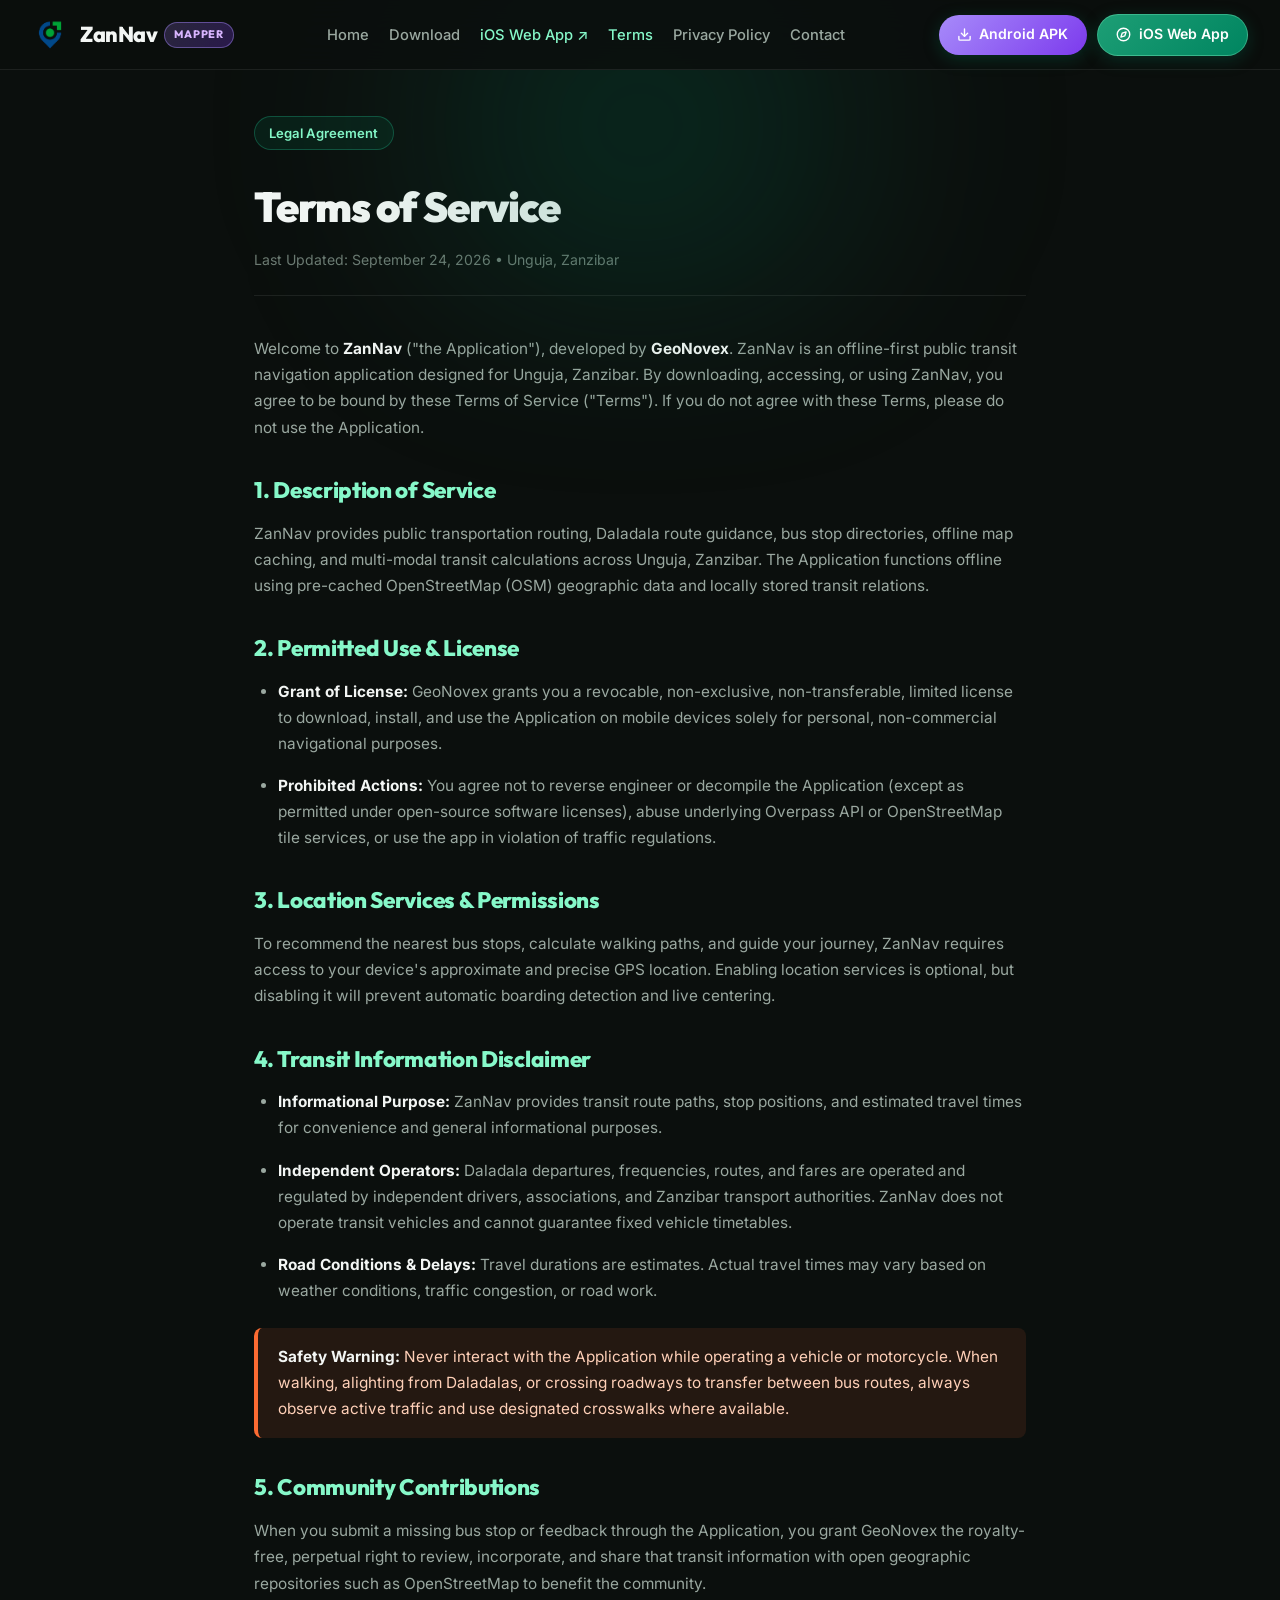
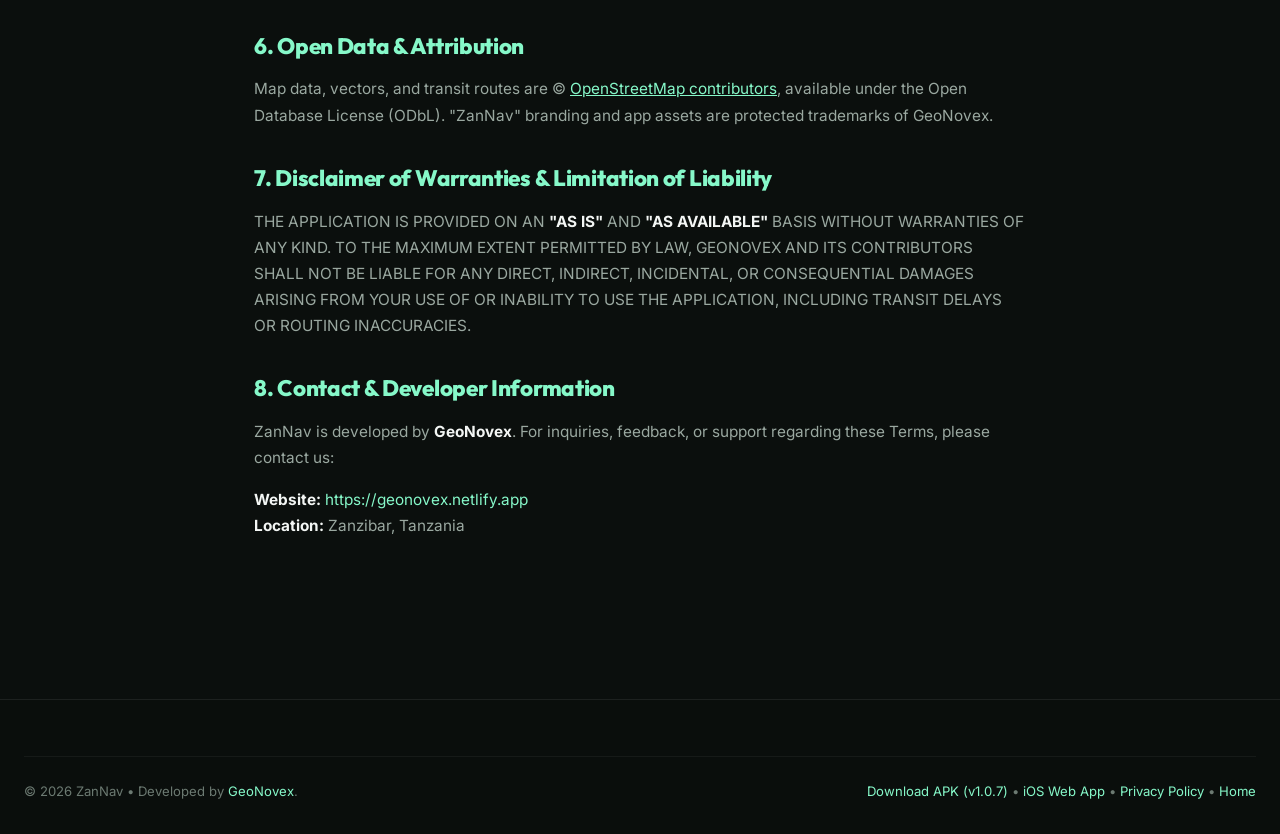
<file: terms.html>
<!DOCTYPE html>
<html lang="en">

<head>
  <meta charset="UTF-8">
  <meta name="viewport" content="width=device-width, initial-scale=1.0">
  <title>Terms of Service — ZanNav</title>
  <meta name="description"
    content="Terms of Service for ZanNav - Public transit navigation application for Unguja, Zanzibar. Developed by GeoNovex.">
  <link rel="canonical" href="https://yudharssiif.github.io/zannav-app/terms.html">
  <link rel="stylesheet" href="style.css">
  <link rel="icon" type="image/png" href="favicon-96x96.png" sizes="96x96">
  <link rel="icon" type="image/svg+xml" href="favicon.svg">
  <link rel="shortcut icon" href="favicon.ico">
  <link rel="apple-touch-icon" sizes="180x180" href="apple-touch-icon.png">
  <meta name="apple-mobile-web-app-title" content="Zannav Mappers">
  <link rel="manifest" href="site.webmanifest">
</head>

<body>
  <!-- Scroll Progress Indicator -->
  <div id="scroll-progress"></div>

  <div class="ambient-glow-1"></div>

  <!-- ── Navigation ── -->
  <header class="navbar">
    <div class="nav-container">
      <a href="index.html" class="logo">
        <img src="logo.png" alt="ZanNav Mapper Logo" class="brand-logo-img" width="36" height="36">
        <div class="brand-title" style="display: inline-flex; align-items: center; gap: 0.45rem;">
          <span>ZanNav</span>
          <span class="brand-tag" style="font-size: 0.68rem; font-weight: 800; letter-spacing: 0.08em; padding: 0.2rem 0.55rem; background: linear-gradient(135deg, rgba(167, 139, 250, 0.2), rgba(124, 58, 237, 0.28)); border: 1px solid rgba(167, 139, 250, 0.45); color: #d8b4fe; border-radius: 999px; text-transform: uppercase;">Mapper</span>
        </div>
      </a>
      <ul class="nav-links" id="navLinks">
        <li><a href="index.html" class="nav-link">Home</a></li>
        <li><a href="index.html#download" class="nav-link">Download</a></li>
        <li><a href="https://yudharssiif.github.io/zannav-mapper-app/" target="_blank" rel="noopener noreferrer" class="nav-link" style="color: #86f8c9;">iOS Web App ↗</a></li>
        <li><a href="terms.html" class="nav-link active">Terms</a></li>
        <li><a href="privacy.html" class="nav-link">Privacy Policy</a></li>
        <li><a href="index.html#contact" class="nav-link">Contact</a></li>
      </ul>
      <div class="nav-actions">
        <a href="https://github.com/Yudharssiif/zannav-app/releases/latest/download/zannav-mapper-v1.0.7.apk" class="nav-cta" style="background: linear-gradient(135deg, #a78bfa, #7c3aed);">
          <svg width="15" height="15" viewBox="0 0 24 24" fill="none" stroke="currentColor" stroke-width="2.2"
            stroke-linecap="round" stroke-linejoin="round">
            <path d="M21 15v4a2 2 0 0 1-2 2H5a2 2 0 0 1-2-2v-4"></path>
            <polyline points="7 10 12 15 17 10"></polyline>
            <line x1="12" y1="15" x2="12" y2="3"></line>
          </svg>
          <span class="cta-text-full">Android APK</span>
          <span class="cta-text-short">APK</span>
        </a>
        <a href="https://yudharssiif.github.io/zannav-mapper-app/" target="_blank" rel="noopener noreferrer" class="nav-cta" style="background: linear-gradient(135deg, #1d9e75, #008560); border: 1px solid rgba(134, 248, 201, 0.35);">
          <svg width="15" height="15" viewBox="0 0 24 24" fill="none" stroke="currentColor" stroke-width="2.2" stroke-linecap="round" stroke-linejoin="round">
            <circle cx="12" cy="12" r="10"></circle>
            <polygon points="16.24 7.76 14.12 14.12 7.76 16.24 9.88 9.88 16.24 7.76"></polygon>
          </svg>
          <span class="cta-text-full">iOS Web App</span>
          <span class="cta-text-short">iOS</span>
        </a>
        <button class="nav-toggle" id="navToggle" aria-label="Toggle navigation menu" aria-expanded="false">
          <span class="hamburger-line"></span>
          <span class="hamburger-line"></span>
          <span class="hamburger-line"></span>
        </button>
      </div>
    </div>
  </header>

  <!-- ── Legal Content ── -->
  <main class="legal-page">
    <div class="legal-header">
      <div class="badge">Legal Agreement</div>
      <h1>Terms of Service</h1>
      <p class="legal-meta">Last Updated: September 24, 2026 • Unguja, Zanzibar</p>
    </div>

    <article class="legal-content">
      <p>
        Welcome to <strong>ZanNav</strong> ("the Application"), developed by <strong>GeoNovex</strong>. ZanNav is an
        offline-first public transit navigation application designed for Unguja, Zanzibar. By downloading, accessing, or
        using ZanNav, you agree to be bound by these Terms of Service ("Terms"). If you do not agree with these Terms,
        please do not use the Application.
      </p>

      <h2>1. Description of Service</h2>
      <p>
        ZanNav provides public transportation routing, Daladala route guidance, bus stop directories, offline map
        caching, and multi-modal transit calculations across Unguja, Zanzibar. The Application functions offline using
        pre-cached OpenStreetMap (OSM) geographic data and locally stored transit relations.
      </p>

      <h2>2. Permitted Use & License</h2>
      <ul>
        <li><strong>Grant of License:</strong> GeoNovex grants you a revocable, non-exclusive, non-transferable, limited
          license to download, install, and use the Application on mobile devices solely for personal, non-commercial
          navigational purposes.</li>
        <li><strong>Prohibited Actions:</strong> You agree not to reverse engineer or decompile the Application (except
          as permitted under open-source software licenses), abuse underlying Overpass API or OpenStreetMap tile
          services, or use the app in violation of traffic regulations.</li>
      </ul>

      <h2>3. Location Services & Permissions</h2>
      <p>
        To recommend the nearest bus stops, calculate walking paths, and guide your journey, ZanNav requires access to
        your device's approximate and precise GPS location. Enabling location services is optional, but disabling it
        will prevent automatic boarding detection and live centering.
      </p>

      <h2>4. Transit Information Disclaimer</h2>
      <ul>
        <li><strong>Informational Purpose:</strong> ZanNav provides transit route paths, stop positions, and estimated
          travel times for convenience and general informational purposes.</li>
        <li><strong>Independent Operators:</strong> Daladala departures, frequencies, routes, and fares are operated and
          regulated by independent drivers, associations, and Zanzibar transport authorities. ZanNav does not operate
          transit vehicles and cannot guarantee fixed vehicle timetables.</li>
        <li><strong>Road Conditions & Delays:</strong> Travel durations are estimates. Actual travel times may vary
          based on weather conditions, traffic congestion, or road work.</li>
      </ul>

      <div class="callout-box">
        <p><strong>Safety Warning:</strong> Never interact with the Application while operating a vehicle or motorcycle.
          When walking, alighting from Daladalas, or crossing roadways to transfer between bus routes, always observe
          active traffic and use designated crosswalks where available.</p>
      </div>

      <h2>5. Community Contributions</h2>
      <p>
        When you submit a missing bus stop or feedback through the Application, you grant GeoNovex the royalty-free,
        perpetual right to review, incorporate, and share that transit information with open geographic repositories
        such as OpenStreetMap to benefit the community.
      </p>

      <h2>6. Open Data & Attribution</h2>
      <p>
        Map data, vectors, and transit routes are © <a href="https://www.openstreetmap.org/copyright" target="_blank"
          rel="noopener noreferrer" style="color: #86f8c9; text-decoration: underline;">OpenStreetMap contributors</a>,
        available under the Open Database License (ODbL). "ZanNav" branding and app assets are protected trademarks of
        GeoNovex.
      </p>

      <h2>7. Disclaimer of Warranties & Limitation of Liability</h2>
      <p>
        THE APPLICATION IS PROVIDED ON AN <strong>"AS IS"</strong> AND <strong>"AS AVAILABLE"</strong> BASIS WITHOUT
        WARRANTIES OF ANY KIND. TO THE MAXIMUM EXTENT PERMITTED BY LAW, GEONOVEX AND ITS CONTRIBUTORS SHALL NOT BE
        LIABLE FOR ANY DIRECT, INDIRECT, INCIDENTAL, OR CONSEQUENTIAL DAMAGES ARISING FROM YOUR USE OF OR INABILITY TO
        USE THE APPLICATION, INCLUDING TRANSIT DELAYS OR ROUTING INACCURACIES.
      </p>

      <h2>8. Contact & Developer Information</h2>
      <p>
        ZanNav is developed by <strong>GeoNovex</strong>. For inquiries, feedback, or support regarding these Terms,
        please contact us:
      </p>
      <p>
        <strong>Website:</strong> <a href="https://geonovex.netlify.app/" target="_blank" rel="noopener noreferrer"
          style="color: #86f8c9;">https://geonovex.netlify.app</a><br>
        <strong>Location:</strong> Zanzibar, Tanzania
      </p>
    </article>
  </main>

  <!-- ── Footer ── -->
  <footer class="footer">
    <div class="footer-bottom">
      <div>© <span class="current-year">2026</span> ZanNav • Developed by <a href="https://geonovex.netlify.app/" target="_blank"
          rel="noopener noreferrer" style="color: #86f8c9;">GeoNovex</a>.</div>
      <div>
        <a href="https://github.com/Yudharssiif/zannav-app/releases/latest/download/zannav-mapper-v1.0.7.apk" style="color: #86f8c9;">Download APK (v1.0.7)</a> •
        <a href="https://yudharssiif.github.io/zannav-mapper-app/" target="_blank" rel="noopener noreferrer" style="color: #86f8c9;">iOS Web App</a> •
        <a href="privacy.html" style="color: #86f8c9;">Privacy Policy</a> •
        <a href="index.html" style="color: #86f8c9;">Home</a>
      </div>
    </div>
  </footer>

  <!-- Floating Back to Top Button -->
  <button id="backToTop" class="back-to-top" aria-label="Back to top">
    <svg width="20" height="20" viewBox="0 0 24 24" fill="none" stroke="currentColor" stroke-width="2.5"
      stroke-linecap="round" stroke-linejoin="round">
      <polyline points="18 15 12 9 6 15"></polyline>
    </svg>
  </button>

  <script>
    // Automatically update current year
    document.querySelectorAll('.current-year').forEach(el => {
      el.textContent = new Date().getFullYear();
    });

    // Mobile navigation drawer toggle
    const navToggle = document.getElementById('navToggle');
    const headerNavbar = document.querySelector('.navbar');

    if (navToggle && headerNavbar) {
      navToggle.addEventListener('click', (e) => {
        e.stopPropagation();
        const isOpen = headerNavbar.classList.toggle('nav-open');
        navToggle.setAttribute('aria-expanded', isOpen ? 'true' : 'false');
      });

      document.querySelectorAll('.nav-link').forEach(link => {
        link.addEventListener('click', () => {
          headerNavbar.classList.remove('nav-open');
          navToggle.setAttribute('aria-expanded', 'false');
        });
      });

      document.addEventListener('click', (e) => {
        if (!headerNavbar.contains(e.target)) {
          headerNavbar.classList.remove('nav-open');
          navToggle.setAttribute('aria-expanded', 'false');
        }
      });
    }

    const scrollProgress = document.getElementById('scroll-progress');
    const navbar = document.querySelector('.navbar');
    const backToTop = document.getElementById('backToTop');

    window.addEventListener('scroll', () => {
      const scrollTop = window.scrollY || document.documentElement.scrollTop;
      const docHeight = document.documentElement.scrollHeight - window.innerHeight;
      const scrollPercent = docHeight > 0 ? (scrollTop / docHeight) * 100 : 0;

      if (scrollProgress) scrollProgress.style.width = scrollPercent + '%';
      if (navbar) {
        if (scrollTop > 25) navbar.classList.add('scrolled');
        else navbar.classList.remove('scrolled');
      }
      if (backToTop) {
        if (scrollTop > 300) backToTop.classList.add('active');
        else backToTop.classList.remove('active');
      }
    }, { passive: true });

    if (backToTop) {
      backToTop.addEventListener('click', () => {
        window.scrollTo({ top: 0, behavior: 'smooth' });
      });
    }
  </script>
</body>

</html>
</file>
<file: style.css>
@import url('https://fonts.googleapis.com/css2?family=Inter:wght@400;500;600;700&family=Outfit:wght@600;700;800;900&display=swap');

:root {
  --primary: #00694c;
  --primary-light: #008560;
  --primary-accent: #1d9e75;
  --primary-glow: rgba(0, 105, 76, 0.35);
  --secondary: #fc6b32;
  --secondary-glow: rgba(252, 107, 50, 0.3);
  
  --bg: #0b0f0d;
  --bg-card: #131916;
  --bg-card-hover: #19221d;
  --border: rgba(255, 255, 255, 0.08);
  --border-focus: rgba(29, 158, 117, 0.5);

  --text-main: #f3f6f4;
  --text-muted: #9aa8a0;
  --text-dim: #6c7a72;

  --font-heading: 'Outfit', sans-serif;
  --font-body: 'Inter', sans-serif;
  --radius-sm: 8px;
  --radius-md: 14px;
  --radius-lg: 24px;
  --radius-full: 9999px;
  --max-w: 1360px;
}

html {
  scroll-behavior: smooth;
  scroll-padding-top: 85px;
  max-width: 100%;
  overflow-x: hidden;
}

* {
  margin: 0;
  padding: 0;
  box-sizing: border-box;
}

body {
  font-family: var(--font-body);
  background-color: var(--bg);
  color: var(--text-main);
  line-height: 1.6;
  -webkit-font-smoothing: antialiased;
  overflow-x: hidden;
  max-width: 100%;
  padding-top: 68px; /* Offset for fixed navbar */
}

a {
  color: inherit;
  text-decoration: none;
}

/* ── Scroll Progress Bar ── */
#scroll-progress {
  position: fixed;
  top: 0;
  left: 0;
  height: 3px;
  width: 0%;
  background: linear-gradient(90deg, var(--primary), var(--primary-accent), #86f8c9);
  z-index: 1000;
  transition: width 0.08s ease-out;
  box-shadow: 0 0 10px rgba(134, 248, 201, 0.6);
}

/* ── Ambient Background Glows ── */
.ambient-glow-1 {
  position: absolute;
  top: -100px;
  left: 50%;
  transform: translateX(-50%);
  width: 700px;
  height: 450px;
  background: radial-gradient(circle, rgba(0, 105, 76, 0.32) 0%, rgba(29, 158, 117, 0.08) 50%, transparent 80%);
  filter: blur(80px);
  pointer-events: none;
  z-index: 0;
  animation: glowFloat 14s ease-in-out infinite alternate;
}

.ambient-glow-2 {
  position: absolute;
  top: 900px;
  right: -100px;
  width: 500px;
  height: 400px;
  background: radial-gradient(circle, rgba(252, 107, 50, 0.15) 0%, transparent 70%);
  filter: blur(90px);
  pointer-events: none;
  z-index: 0;
  animation: glowFloat2 16s ease-in-out infinite alternate;
}

@keyframes glowFloat {
  0% { transform: translateX(-50%) translateY(0) scale(1); }
  100% { transform: translateX(-50%) translateY(30px) scale(1.08); }
}

@keyframes glowFloat2 {
  0% { transform: translateY(0) scale(1); }
  100% { transform: translateY(-25px) scale(1.1); }
}

/* ── Navigation ── */
.navbar {
  position: fixed;
  top: 0;
  left: 0;
  right: 0;
  width: 100%;
  z-index: 1000;
  background: rgba(11, 15, 13, 0.85);
  backdrop-filter: blur(20px);
  -webkit-backdrop-filter: blur(20px);
  border-bottom: 1px solid var(--border);
  transition: background 0.3s cubic-bezier(0.16, 1, 0.3, 1), 
              box-shadow 0.3s cubic-bezier(0.16, 1, 0.3, 1), 
              border-color 0.3s cubic-bezier(0.16, 1, 0.3, 1);
}

.navbar.scrolled {
  background: rgba(11, 15, 13, 0.96);
  border-bottom-color: rgba(29, 158, 117, 0.28);
  box-shadow: 0 10px 30px rgba(0, 0, 0, 0.6);
}

.nav-container {
  max-width: 1440px;
  margin: 0 auto;
  padding: 0.85rem 2rem;
  display: flex;
  align-items: center;
  justify-content: space-between;
  gap: 1.5rem;
  transition: padding 0.3s cubic-bezier(0.16, 1, 0.3, 1);
}

.navbar.scrolled .nav-container {
  padding-top: 0.6rem;
  padding-bottom: 0.6rem;
}

.logo {
  display: flex;
  align-items: center;
  gap: 0.75rem;
  font-family: var(--font-heading);
  font-size: 1.35rem;
  font-weight: 800;
  color: var(--text-main);
  letter-spacing: -0.5px;
  flex-shrink: 0;
}

.logo-icon {
  width: 36px;
  height: 36px;
  border-radius: 10px;
  background: linear-gradient(135deg, var(--primary), var(--primary-accent));
  display: flex;
  align-items: center;
  justify-content: center;
  color: #fff;
  box-shadow: 0 4px 12px var(--primary-glow);
  flex-shrink: 0;
}

.brand-logo-img {
  width: 36px;
  height: 36px;
  object-fit: contain;
  border-radius: 8px;
  flex-shrink: 0;
  display: block;
}

.nav-links {
  display: flex;
  align-items: center;
  gap: 1.25rem;
  list-style: none;
}

.nav-link {
  font-size: 0.92rem;
  font-weight: 500;
  color: var(--text-muted);
  transition: color 0.2s ease;
  white-space: nowrap;
}

.nav-link:hover, .nav-link.active {
  color: #86f8c9;
}

.nav-actions {
  display: flex;
  align-items: center;
  gap: 0.65rem;
  flex-shrink: 0;
}

.nav-cta {
  display: inline-flex;
  align-items: center;
  gap: 0.45rem;
  background: var(--primary);
  color: #fff !important;
  padding: 0.55rem 1.15rem;
  border-radius: var(--radius-full);
  font-size: 0.88rem;
  font-weight: 600;
  transition: all 0.2s ease;
  box-shadow: 0 4px 16px var(--primary-glow);
  white-space: nowrap;
}

.nav-cta:hover {
  background: var(--primary-light);
  transform: translateY(-1px);
}

.nav-cta .cta-text-short {
  display: none;
}

.nav-toggle {
  display: none;
  background: rgba(255, 255, 255, 0.04);
  border: 1px solid var(--border);
  border-radius: 10px;
  width: 38px;
  height: 38px;
  padding: 0;
  cursor: pointer;
  align-items: center;
  justify-content: center;
  flex-direction: column;
  gap: 4px;
  transition: all 0.2s ease;
  color: var(--text-main);
  flex-shrink: 0;
}

.nav-toggle:hover, .nav-toggle:focus-visible {
  background: rgba(255, 255, 255, 0.08);
  border-color: var(--border-focus);
  outline: none;
}

.hamburger-line {
  display: block;
  width: 18px;
  height: 2px;
  background-color: var(--text-main);
  border-radius: 2px;
  transition: transform 0.25s cubic-bezier(0.16, 1, 0.3, 1), 
              opacity 0.2s ease;
}

.nav-open .nav-toggle .hamburger-line:nth-child(1) {
  transform: translateY(6px) rotate(45deg);
}

.nav-open .nav-toggle .hamburger-line:nth-child(2) {
  opacity: 0;
}

.nav-open .nav-toggle .hamburger-line:nth-child(3) {
  transform: translateY(-6px) rotate(-45deg);
}

/* ── Hero Section ── */
.hero {
  position: relative;
  max-width: var(--max-w);
  margin: 0 auto;
  padding: 5rem 1.5rem 4rem;
  text-align: center;
  z-index: 1;
}

.badge {
  display: inline-flex;
  align-items: center;
  gap: 0.5rem;
  padding: 0.35rem 0.9rem;
  background: rgba(0, 105, 76, 0.18);
  border: 1px solid rgba(29, 158, 117, 0.4);
  border-radius: var(--radius-full);
  font-size: 0.82rem;
  font-weight: 600;
  color: #86f8c9;
  margin-bottom: 1.5rem;
}

.hero h1 {
  font-family: var(--font-heading);
  font-size: clamp(2.4rem, 6vw, 4.2rem);
  font-weight: 900;
  line-height: 1.1;
  letter-spacing: -1.5px;
  margin-bottom: 1.5rem;
}

.hero h1 span {
  background: linear-gradient(135deg, #86f8c9 0%, #1d9e75 50%, #fc6b32 100%);
  -webkit-background-clip: text;
  -webkit-text-fill-color: transparent;
}

.hero-subtitle {
  font-size: 1.15rem;
  color: var(--text-muted);
  max-width: 650px;
  margin: 0 auto 2.5rem;
  line-height: 1.6;
}

.hero-buttons {
  display: flex;
  align-items: center;
  justify-content: center;
  gap: 1rem;
  flex-wrap: wrap;
  margin-bottom: 3.5rem;
}

.btn-primary {
  display: inline-flex;
  align-items: center;
  gap: 0.6rem;
  padding: 0.85rem 1.75rem;
  background: linear-gradient(135deg, var(--primary), var(--primary-accent));
  color: #fff;
  border-radius: var(--radius-full);
  font-weight: 700;
  font-size: 1rem;
  box-shadow: 0 6px 24px var(--primary-glow);
  transition: all 0.25s ease;
}

.btn-primary:hover {
  transform: translateY(-2px);
  box-shadow: 0 8px 30px rgba(0, 105, 76, 0.5);
}

.btn-secondary {
  display: inline-flex;
  align-items: center;
  gap: 0.6rem;
  padding: 0.85rem 1.75rem;
  background: var(--bg-card);
  color: var(--text-main);
  border: 1px solid var(--border);
  border-radius: var(--radius-full);
  font-weight: 600;
  font-size: 1rem;
  transition: all 0.25s ease;
}

.btn-secondary:hover {
  background: var(--bg-card-hover);
  border-color: rgba(255, 255, 255, 0.2);
  transform: translateY(-2px);
}

/* ── App Mockup / Visual ── */
.mockup-container {
  max-width: 880px;
  margin: 0 auto 5rem;
  background: linear-gradient(180deg, rgba(29, 158, 117, 0.12) 0%, rgba(19, 25, 22, 0.6) 100%);
  border: 1px solid var(--border);
  border-radius: var(--radius-lg);
  padding: 2.5rem;
  box-shadow: 0 20px 60px rgba(0, 0, 0, 0.5);
}

.mockup-grid {
  display: grid;
  grid-template-columns: repeat(auto-fit, minmax(240px, 1fr));
  gap: 1.5rem;
  text-align: left;
}

.mockup-card {
  background: var(--bg-card);
  border: 1px solid var(--border);
  border-radius: var(--radius-md);
  padding: 1.5rem;
}

.mockup-header {
  display: flex;
  align-items: center;
  justify-content: space-between;
  margin-bottom: 1rem;
}

.route-pill {
  display: inline-flex;
  align-items: center;
  padding: 0.2rem 0.6rem;
  background: var(--primary);
  border-radius: var(--radius-full);
  font-size: 0.75rem;
  font-weight: 800;
  color: #fff;
}

.route-corridor {
  font-family: var(--font-heading);
  font-size: 1.25rem;
  font-weight: 800;
  margin-bottom: 0.35rem;
}

.route-detail {
  font-size: 0.85rem;
  color: var(--text-muted);
}

/* ── Features Section ── */
.section {
  max-width: var(--max-w);
  margin: 0 auto;
  padding: 4rem 1.5rem;
  position: relative;
  z-index: 1;
}

.section-header {
  text-align: center;
  max-width: 600px;
  margin: 0 auto 3.5rem;
}

.section-tag {
  font-size: 0.8rem;
  font-weight: 800;
  letter-spacing: 2px;
  text-transform: uppercase;
  color: var(--primary-accent);
  margin-bottom: 0.5rem;
}

.section-title {
  font-family: var(--font-heading);
  font-size: clamp(1.8rem, 4vw, 2.6rem);
  font-weight: 800;
  letter-spacing: -0.8px;
  margin-bottom: 0.75rem;
}

.section-desc {
  font-size: 1rem;
  color: var(--text-muted);
}

.features-grid {
  display: grid;
  grid-template-columns: repeat(auto-fit, minmax(300px, 1fr));
  gap: 1.75rem;
}

.feature-card {
  background: var(--bg-card);
  border: 1px solid var(--border);
  border-radius: var(--radius-lg);
  padding: 2rem;
  transition: all 0.3s ease;
}

.feature-card:hover {
  transform: translateY(-4px);
  border-color: var(--border-focus);
  background: var(--bg-card-hover);
  box-shadow: 0 12px 32px rgba(0, 0, 0, 0.3);
}

.feature-icon {
  width: 52px;
  height: 52px;
  border-radius: var(--radius-md);
  display: flex;
  align-items: center;
  justify-content: center;
  font-size: 1.5rem;
  margin-bottom: 1.25rem;
}

.feature-icon.green {
  background: rgba(0, 105, 76, 0.2);
  color: #86f8c9;
}

.feature-icon.orange {
  background: rgba(252, 107, 50, 0.2);
  color: #fc6b32;
}

.feature-icon.teal {
  background: rgba(29, 158, 117, 0.2);
  color: #1d9e75;
}

.feature-title {
  font-family: var(--font-heading);
  font-size: 1.25rem;
  font-weight: 700;
  margin-bottom: 0.5rem;
}

.feature-desc {
  font-size: 0.92rem;
  color: var(--text-muted);
  line-height: 1.55;
}

/* ── Policy / Legal Container ── */
.legal-page {
  max-width: 820px;
  margin: 0 auto;
  padding: 3rem 1.5rem 5rem;
}

.legal-header {
  margin-bottom: 2.5rem;
  padding-bottom: 1.5rem;
  border-bottom: 1px solid var(--border);
}

.legal-header h1 {
  font-family: var(--font-heading);
  font-size: 2.6rem;
  font-weight: 900;
  letter-spacing: -1px;
  margin-bottom: 0.5rem;
}

.legal-meta {
  font-size: 0.88rem;
  color: var(--text-dim);
}

.legal-content h2 {
  font-family: var(--font-heading);
  font-size: 1.4rem;
  font-weight: 800;
  margin: 2rem 0 0.75rem;
  color: #86f8c9;
  letter-spacing: -0.3px;
}

.legal-content h3 {
  font-family: var(--font-heading);
  font-size: 1.1rem;
  font-weight: 700;
  margin: 1.25rem 0 0.5rem;
  color: var(--text-main);
}

.legal-content p, .legal-content li {
  font-size: 0.96rem;
  color: var(--text-muted);
  line-height: 1.7;
  margin-bottom: 1rem;
}

.legal-content ul {
  padding-left: 1.5rem;
  margin-bottom: 1.5rem;
}

.legal-content strong {
  color: var(--text-main);
}

.callout-box {
  background: rgba(252, 107, 50, 0.1);
  border-left: 4px solid var(--secondary);
  border-radius: var(--radius-sm);
  padding: 1rem 1.25rem;
  margin: 1.5rem 0;
}

.callout-box p {
  margin-bottom: 0;
  color: #ffd0b8;
}

/* ── Footer ── */
.footer {
  border-top: 1px solid var(--border);
  background: rgba(11, 15, 13, 0.9);
  padding: 3.5rem 1.5rem 2rem;
  margin-top: 4rem;
}

.footer-container {
  max-width: var(--max-w);
  margin: 0 auto;
  display: flex;
  align-items: flex-start;
  justify-content: space-between;
  flex-wrap: wrap;
  gap: 2rem;
  margin-bottom: 2.5rem;
}

.footer-brand {
  max-width: 320px;
}

.footer-desc {
  font-size: 0.88rem;
  color: var(--text-muted);
  margin-top: 0.75rem;
}

.footer-links-group {
  display: flex;
  gap: 3rem;
  flex-wrap: wrap;
}

.footer-column h4 {
  font-family: var(--font-heading);
  font-size: 0.9rem;
  font-weight: 800;
  letter-spacing: 1px;
  text-transform: uppercase;
  color: var(--text-main);
  margin-bottom: 1rem;
}

.footer-column ul {
  list-style: none;
}

.footer-column li {
  margin-bottom: 0.6rem;
}

.footer-column a {
  font-size: 0.88rem;
  color: var(--text-muted);
  transition: color 0.2s ease;
}

.footer-column a:hover {
  color: #86f8c9;
}

.footer-bottom {
  max-width: var(--max-w);
  margin: 0 auto;
  padding-top: 1.5rem;
  border-top: 1px solid rgba(255, 255, 255, 0.05);
  display: flex;
  align-items: center;
  justify-content: space-between;
  font-size: 0.82rem;
  color: var(--text-dim);
  flex-wrap: wrap;
  gap: 1rem;
}

/* ── Steps / How It Works ── */
.steps-grid {
  display: grid;
  grid-template-columns: repeat(auto-fit, minmax(280px, 1fr));
  gap: 1.5rem;
}

.step-card {
  background: var(--bg-card);
  border: 1px solid var(--border);
  border-radius: var(--radius-lg);
  padding: 2rem 1.75rem;
  position: relative;
  transition: all 0.3s ease;
}

.step-card:hover {
  border-color: var(--border-focus);
  transform: translateY(-3px);
}

.step-num {
  font-family: var(--font-heading);
  font-size: 2.2rem;
  font-weight: 900;
  color: var(--primary-accent);
  margin-bottom: 0.5rem;
  line-height: 1;
}

.step-title {
  font-family: var(--font-heading);
  font-size: 1.25rem;
  font-weight: 700;
  margin-bottom: 0.5rem;
}

.step-desc {
  font-size: 0.92rem;
  color: var(--text-muted);
}

/* ── FAQ Section ── */
.faq-list {
  max-width: 820px;
  margin: 0 auto;
  display: flex;
  flex-direction: column;
  gap: 1rem;
}

.faq-item {
  background: var(--bg-card);
  border: 1px solid var(--border);
  border-radius: var(--radius-md);
  overflow: hidden;
  transition: border-color 0.2s ease;
}

.faq-item:hover {
  border-color: rgba(255, 255, 255, 0.15);
}

.faq-question {
  width: 100%;
  padding: 1.25rem 1.5rem;
  background: none;
  border: none;
  color: var(--text-main);
  font-family: var(--font-heading);
  font-size: 1.05rem;
  font-weight: 700;
  text-align: left;
  cursor: pointer;
  display: flex;
  align-items: center;
  justify-content: space-between;
  gap: 1rem;
}

.faq-icon {
  width: 24px;
  height: 24px;
  border-radius: 50%;
  background: rgba(255, 255, 255, 0.06);
  display: flex;
  align-items: center;
  justify-content: center;
  flex-shrink: 0;
  transition: transform 0.25s ease;
}

.faq-item.active .faq-icon {
  transform: rotate(180deg);
  background: var(--primary);
}

.faq-answer {
  max-height: 0;
  overflow: hidden;
  transition: max-height 0.3s ease, padding 0.3s ease;
  padding: 0 1.5rem;
  color: var(--text-muted);
  font-size: 0.94rem;
  line-height: 1.65;
}

.faq-item.active .faq-answer {
  max-height: 200px;
  padding: 0 1.5rem 1.25rem;
}

/* ── Contact Us Section ── */
.contact-container {
  max-width: 820px;
  margin: 0 auto;
  background: linear-gradient(145deg, rgba(19, 25, 22, 0.9) 0%, rgba(11, 15, 13, 0.9) 100%);
  border: 1px solid var(--border);
  border-radius: var(--radius-lg);
  padding: 3rem 2.5rem;
  text-align: center;
}

.contact-badge {
  display: inline-flex;
  align-items: center;
  gap: 0.5rem;
  padding: 0.3rem 0.85rem;
  background: rgba(29, 158, 117, 0.15);
  border: 1px solid rgba(29, 158, 117, 0.4);
  border-radius: var(--radius-full);
  font-size: 0.8rem;
  font-weight: 700;
  color: #86f8c9;
  margin-bottom: 1rem;
}

.contact-title {
  font-family: var(--font-heading);
  font-size: 2.2rem;
  font-weight: 900;
  margin-bottom: 0.75rem;
  letter-spacing: -0.5px;
}

.contact-desc {
  color: var(--text-muted);
  font-size: 1rem;
  max-width: 550px;
  margin: 0 auto 2rem;
}

.contact-cards-grid {
  display: grid;
  grid-template-columns: repeat(auto-fit, minmax(240px, 1fr));
  gap: 1.25rem;
  text-align: left;
}

.contact-card-item {
  background: rgba(255, 255, 255, 0.03);
  border: 1px solid var(--border);
  border-radius: var(--radius-md);
  padding: 1.25rem;
  display: flex;
  align-items: flex-start;
  gap: 1rem;
  transition: all 0.25s ease;
}

.contact-card-item:hover {
  background: rgba(255, 255, 255, 0.06);
  border-color: var(--border-focus);
}

.contact-icon-box {
  width: 42px;
  height: 42px;
  border-radius: 10px;
  background: rgba(0, 105, 76, 0.25);
  color: #86f8c9;
  display: flex;
  align-items: center;
  justify-content: center;
  flex-shrink: 0;
}

.contact-item-title {
  font-family: var(--font-heading);
  font-weight: 700;
  font-size: 0.95rem;
  margin-bottom: 0.25rem;
}

.contact-item-link {
  font-size: 0.88rem;
  color: #86f8c9;
  word-break: break-all;
}

.contact-item-link:hover {
  text-decoration: underline;
}

/* ── Developer Attribution Badge ── */
.dev-badge {
  display: inline-flex;
  align-items: center;
  gap: 0.4rem;
  color: #86f8c9;
  font-weight: 600;
  transition: color 0.2s ease;
}

.dev-badge:hover {
  color: #fff;
  text-decoration: underline;
}

/* ── Download APK Section ── */
.download-box {
  background: linear-gradient(145deg, rgba(25, 34, 29, 0.9) 0%, rgba(19, 25, 22, 0.95) 100%);
  border: 1px solid rgba(29, 158, 117, 0.35);
  border-radius: var(--radius-lg);
  padding: 3rem 2.5rem;
  max-width: 820px;
  margin: 0 auto;
  text-align: center;
  box-shadow: 0 16px 40px rgba(0, 0, 0, 0.4), 0 0 30px rgba(0, 105, 76, 0.15);
  position: relative;
  overflow: hidden;
}

.download-box::before {
  content: '';
  position: absolute;
  top: -50px;
  right: -50px;
  width: 220px;
  height: 220px;
  background: radial-gradient(circle, rgba(29, 158, 117, 0.22) 0%, transparent 70%);
  pointer-events: none;
}

.download-badge {
  display: inline-flex;
  align-items: center;
  gap: 0.5rem;
  padding: 0.35rem 0.9rem;
  background: rgba(0, 105, 76, 0.2);
  border: 1px solid rgba(29, 158, 117, 0.4);
  border-radius: var(--radius-full);
  font-size: 0.82rem;
  font-weight: 700;
  color: #86f8c9;
  margin-bottom: 1rem;
}

.download-title {
  font-family: var(--font-heading);
  font-size: 2.2rem;
  font-weight: 900;
  margin-bottom: 0.75rem;
  letter-spacing: -0.5px;
}

.download-desc {
  color: var(--text-muted);
  font-size: 1.05rem;
  max-width: 600px;
  margin: 0 auto 2rem;
  line-height: 1.6;
}

.download-specs-grid {
  display: grid;
  grid-template-columns: repeat(auto-fit, minmax(140px, 1fr));
  gap: 1rem;
  margin-bottom: 2.5rem;
  text-align: center;
}

.download-spec-item {
  background: rgba(255, 255, 255, 0.03);
  border: 1px solid var(--border);
  border-radius: var(--radius-md);
  padding: 1rem 0.75rem;
}

.download-spec-label {
  font-size: 0.75rem;
  color: var(--text-dim);
  text-transform: uppercase;
  letter-spacing: 0.5px;
  margin-bottom: 0.25rem;
}

.download-spec-val {
  font-family: var(--font-heading);
  font-weight: 700;
  font-size: 1rem;
  color: #86f8c9;
}

.download-actions {
  display: flex;
  align-items: center;
  justify-content: center;
  gap: 1rem;
  flex-wrap: wrap;
  margin-bottom: 2rem;
}

.install-steps {
  display: grid;
  grid-template-columns: repeat(auto-fit, minmax(200px, 1fr));
  gap: 1.25rem;
  text-align: left;
  border-top: 1px solid var(--border);
  padding-top: 2rem;
  margin-top: 1rem;
}

.install-step-num {
  font-family: var(--font-heading);
  font-weight: 800;
  font-size: 0.85rem;
  color: #86f8c9;
  margin-bottom: 0.25rem;
}

.install-step-text {
  font-size: 0.85rem;
  color: var(--text-muted);
  line-height: 1.45;
}

/* ── Comprehensive Responsive Mobile Media Queries ── */
@media (max-width: 900px) {
  .nav-links {
    gap: 1.1rem;
  }
}

@media (max-width: 1024px) {
  .nav-toggle {
    display: flex;
  }

  .nav-links {
    position: fixed;
    top: 59px;
    left: 0;
    right: 0;
    width: 100%;
    background: rgba(11, 15, 13, 0.98);
    backdrop-filter: blur(25px);
    -webkit-backdrop-filter: blur(25px);
    border-bottom: 1px solid rgba(29, 158, 117, 0.3);
    flex-direction: column;
    align-items: stretch;
    padding: 1rem 1.25rem 1.75rem;
    gap: 0.25rem;
    max-height: calc(100vh - 59px);
    overflow-y: auto;
    box-shadow: 0 20px 40px rgba(0, 0, 0, 0.7);
    opacity: 0;
    visibility: hidden;
    transform: translateY(-8px);
    transition: opacity 0.25s cubic-bezier(0.16, 1, 0.3, 1),
                transform 0.25s cubic-bezier(0.16, 1, 0.3, 1),
                visibility 0.25s;
    pointer-events: none;
    z-index: 999;
  }

  .nav-open .nav-links {
    opacity: 1;
    visibility: visible;
    transform: translateY(0);
    pointer-events: auto;
  }

  .nav-link {
    display: flex;
    align-items: center;
    padding: 0.8rem 1rem;
    border-radius: var(--radius-sm);
    font-size: 1.02rem;
    font-weight: 600;
    color: var(--text-main);
  }

  .nav-link:hover, .nav-link.active {
    background: rgba(29, 158, 117, 0.15);
    color: #86f8c9;
  }

  .features-grid {
    grid-template-columns: repeat(auto-fit, minmax(260px, 1fr));
  }
}

@media (max-width: 640px) {
  body {
    padding-top: 62px;
  }

  .nav-container {
    padding: 0.6rem 1rem;
  }

  .logo {
    font-size: 1.2rem;
    gap: 0.55rem;
  }

  .logo-icon {
    width: 32px;
    height: 32px;
  }

  .nav-cta {
    padding: 0.45rem 0.75rem;
    font-size: 0.8rem;
    gap: 0.35rem;
  }

  .nav-cta .cta-text-full {
    display: none;
  }

  .nav-cta .cta-text-short {
    display: inline;
  }

  .hero {
    padding: 2.25rem 1rem 2rem;
  }

  .badge {
    font-size: 0.76rem;
    padding: 0.3rem 0.75rem;
    margin-bottom: 1.25rem;
    text-align: center;
    line-height: 1.35;
  }

  .hero h1 {
    font-size: clamp(1.85rem, 7.5vw, 2.6rem);
    letter-spacing: -0.75px;
    margin-bottom: 1rem;
  }

  .hero-subtitle {
    font-size: 0.94rem;
    margin-bottom: 1.75rem;
    line-height: 1.55;
  }

  .hero-buttons {
    flex-direction: column;
    gap: 0.75rem;
    margin-bottom: 2.5rem;
    width: 100%;
  }

  .hero-buttons .btn-primary,
  .hero-buttons .btn-secondary {
    width: 100%;
    justify-content: center;
    padding: 0.85rem 1.25rem;
    font-size: 0.95rem;
  }

  .mockup-container {
    padding: 1.25rem 0.85rem;
    margin-bottom: 3.5rem;
    border-radius: var(--radius-md);
  }

  .mockup-grid {
    grid-template-columns: 1fr;
    gap: 0.85rem;
  }

  .mockup-card {
    padding: 1.15rem;
  }

  .route-corridor {
    font-size: 1.15rem;
  }

  .section {
    padding: 2.75rem 1rem;
  }

  .section-header {
    margin-bottom: 2rem;
  }

  .section-title {
    font-size: clamp(1.55rem, 6.5vw, 2.1rem);
    letter-spacing: -0.5px;
  }

  .section-desc {
    font-size: 0.92rem;
  }

  .features-grid {
    grid-template-columns: 1fr;
    gap: 1rem;
  }

  .feature-card {
    padding: 1.5rem 1.15rem;
    border-radius: var(--radius-md);
  }

  .steps-grid {
    grid-template-columns: 1fr;
    gap: 1rem;
  }

  .step-card {
    padding: 1.5rem 1.15rem;
    border-radius: var(--radius-md);
  }

  .step-num {
    font-size: 1.85rem;
  }

  .download-box {
    padding: 2rem 1rem;
    border-radius: var(--radius-md);
  }

  .download-title {
    font-size: 1.7rem;
  }

  .download-desc {
    font-size: 0.92rem;
    margin-bottom: 1.5rem;
  }

  .download-specs-grid {
    grid-template-columns: repeat(2, 1fr);
    gap: 0.6rem;
    margin-bottom: 1.5rem;
  }

  .download-spec-item {
    padding: 0.75rem 0.5rem;
  }

  .download-actions {
    flex-direction: column;
    width: 100%;
    gap: 0.75rem;
  }

  .download-actions .btn-primary,
  .download-actions .btn-secondary {
    width: 100%;
    justify-content: center;
  }

  .install-steps {
    grid-template-columns: 1fr;
    gap: 1rem;
    padding-top: 1.5rem;
  }

  .faq-question {
    padding: 1rem 1.15rem;
    font-size: 0.98rem;
  }

  .faq-answer {
    padding: 0 1.15rem;
    font-size: 0.9rem;
  }

  .faq-item.active .faq-answer {
    padding: 0 1.15rem 1.15rem;
  }

  .contact-container {
    padding: 2rem 1rem;
    border-radius: var(--radius-md);
  }

  .contact-title {
    font-size: 1.7rem;
  }

  .contact-cards-grid {
    grid-template-columns: 1fr;
    gap: 0.85rem;
  }

  .contact-card-item {
    padding: 1rem;
  }

  .contact-item-link {
    font-size: 0.84rem;
  }

  .footer {
    padding: 2.5rem 1rem 1.5rem;
    margin-top: 3rem;
  }

  .footer-container {
    flex-direction: column;
    gap: 2rem;
  }

  .footer-links-group {
    display: grid;
    grid-template-columns: repeat(2, 1fr);
    gap: 1.5rem;
    width: 100%;
  }

  .footer-bottom {
    flex-direction: column;
    text-align: center;
    gap: 0.75rem;
  }

  .legal-page {
    padding: 1.75rem 1rem 3.5rem;
  }

  .legal-header h1 {
    font-size: 1.85rem;
  }

  .legal-content h2 {
    font-size: 1.25rem;
    margin-top: 1.5rem;
  }

  .legal-content p, .legal-content li {
    font-size: 0.92rem;
  }

  .ambient-glow-1 {
    width: 280px;
    height: 240px;
  }

  .ambient-glow-2 {
    width: 220px;
    height: 200px;
    right: 0;
  }

  .back-to-top {
    bottom: 1.25rem;
    right: 1.25rem;
    width: 40px;
    height: 40px;
  }
}

@media (max-width: 380px) {
  .logo span {
    font-size: 1.15rem;
  }
  
  .download-specs-grid {
    grid-template-columns: 1fr;
  }

  .footer-links-group {
    grid-template-columns: 1fr;
    gap: 1.25rem;
  }
}

/* ── Scroll Reveal & Viewport Transitions ── */
.reveal {
  opacity: 0;
  transform: translateY(30px);
  transition: opacity 0.8s cubic-bezier(0.16, 1, 0.3, 1), 
              transform 0.8s cubic-bezier(0.16, 1, 0.3, 1);
  will-change: opacity, transform;
}

.reveal-left {
  opacity: 0;
  transform: translateX(-35px);
  transition: opacity 0.8s cubic-bezier(0.16, 1, 0.3, 1), 
              transform 0.8s cubic-bezier(0.16, 1, 0.3, 1);
  will-change: opacity, transform;
}

.reveal-right {
  opacity: 0;
  transform: translateX(35px);
  transition: opacity 0.8s cubic-bezier(0.16, 1, 0.3, 1), 
              transform 0.8s cubic-bezier(0.16, 1, 0.3, 1);
  will-change: opacity, transform;
}

.reveal-scale {
  opacity: 0;
  transform: scale(0.92) translateY(24px);
  transition: opacity 0.8s cubic-bezier(0.16, 1, 0.3, 1), 
              transform 0.8s cubic-bezier(0.16, 1, 0.3, 1);
  will-change: opacity, transform;
}

.reveal.is-visible,
.reveal-left.is-visible,
.reveal-right.is-visible,
.reveal-scale.is-visible {
  opacity: 1;
  transform: translate(0) scale(1);
}

/* Staggered delays for child items */
.stagger-1 { transition-delay: 0.08s; }
.stagger-2 { transition-delay: 0.16s; }
.stagger-3 { transition-delay: 0.24s; }
.stagger-4 { transition-delay: 0.32s; }
.stagger-5 { transition-delay: 0.40s; }
.stagger-6 { transition-delay: 0.48s; }

/* ── Card Hover Transitions ── */
.feature-card,
.step-card,
.mockup-card,
.faq-item {
  transition: transform 0.35s cubic-bezier(0.16, 1, 0.3, 1), 
              box-shadow 0.35s cubic-bezier(0.16, 1, 0.3, 1), 
              border-color 0.35s cubic-bezier(0.16, 1, 0.3, 1),
              background 0.35s ease;
}

.feature-card:hover,
.step-card:hover,
.mockup-card:hover {
  transform: translateY(-8px);
  border-color: rgba(29, 158, 117, 0.45);
  box-shadow: 0 16px 36px rgba(0, 0, 0, 0.45), 0 0 25px rgba(0, 105, 76, 0.2);
}

/* ── Interactive Floating Back to Top Button ── */
.back-to-top {
  position: fixed;
  bottom: 2rem;
  right: 2rem;
  width: 44px;
  height: 44px;
  border-radius: var(--radius-full);
  background: rgba(19, 25, 22, 0.9);
  border: 1px solid var(--border);
  color: var(--text-muted);
  display: flex;
  align-items: center;
  justify-content: center;
  box-shadow: 0 8px 24px rgba(0, 0, 0, 0.4);
  cursor: pointer;
  opacity: 0;
  visibility: hidden;
  transform: translateY(16px);
  transition: all 0.3s cubic-bezier(0.16, 1, 0.3, 1);
  z-index: 99;
  backdrop-filter: blur(10px);
}

.back-to-top.active {
  opacity: 1;
  visibility: visible;
  transform: translateY(0);
}

.back-to-top:hover {
  background: var(--primary);
  border-color: var(--primary-accent);
  color: #fff;
  transform: translateY(-4px);
  box-shadow: 0 10px 24px var(--primary-glow);
}
</file>
